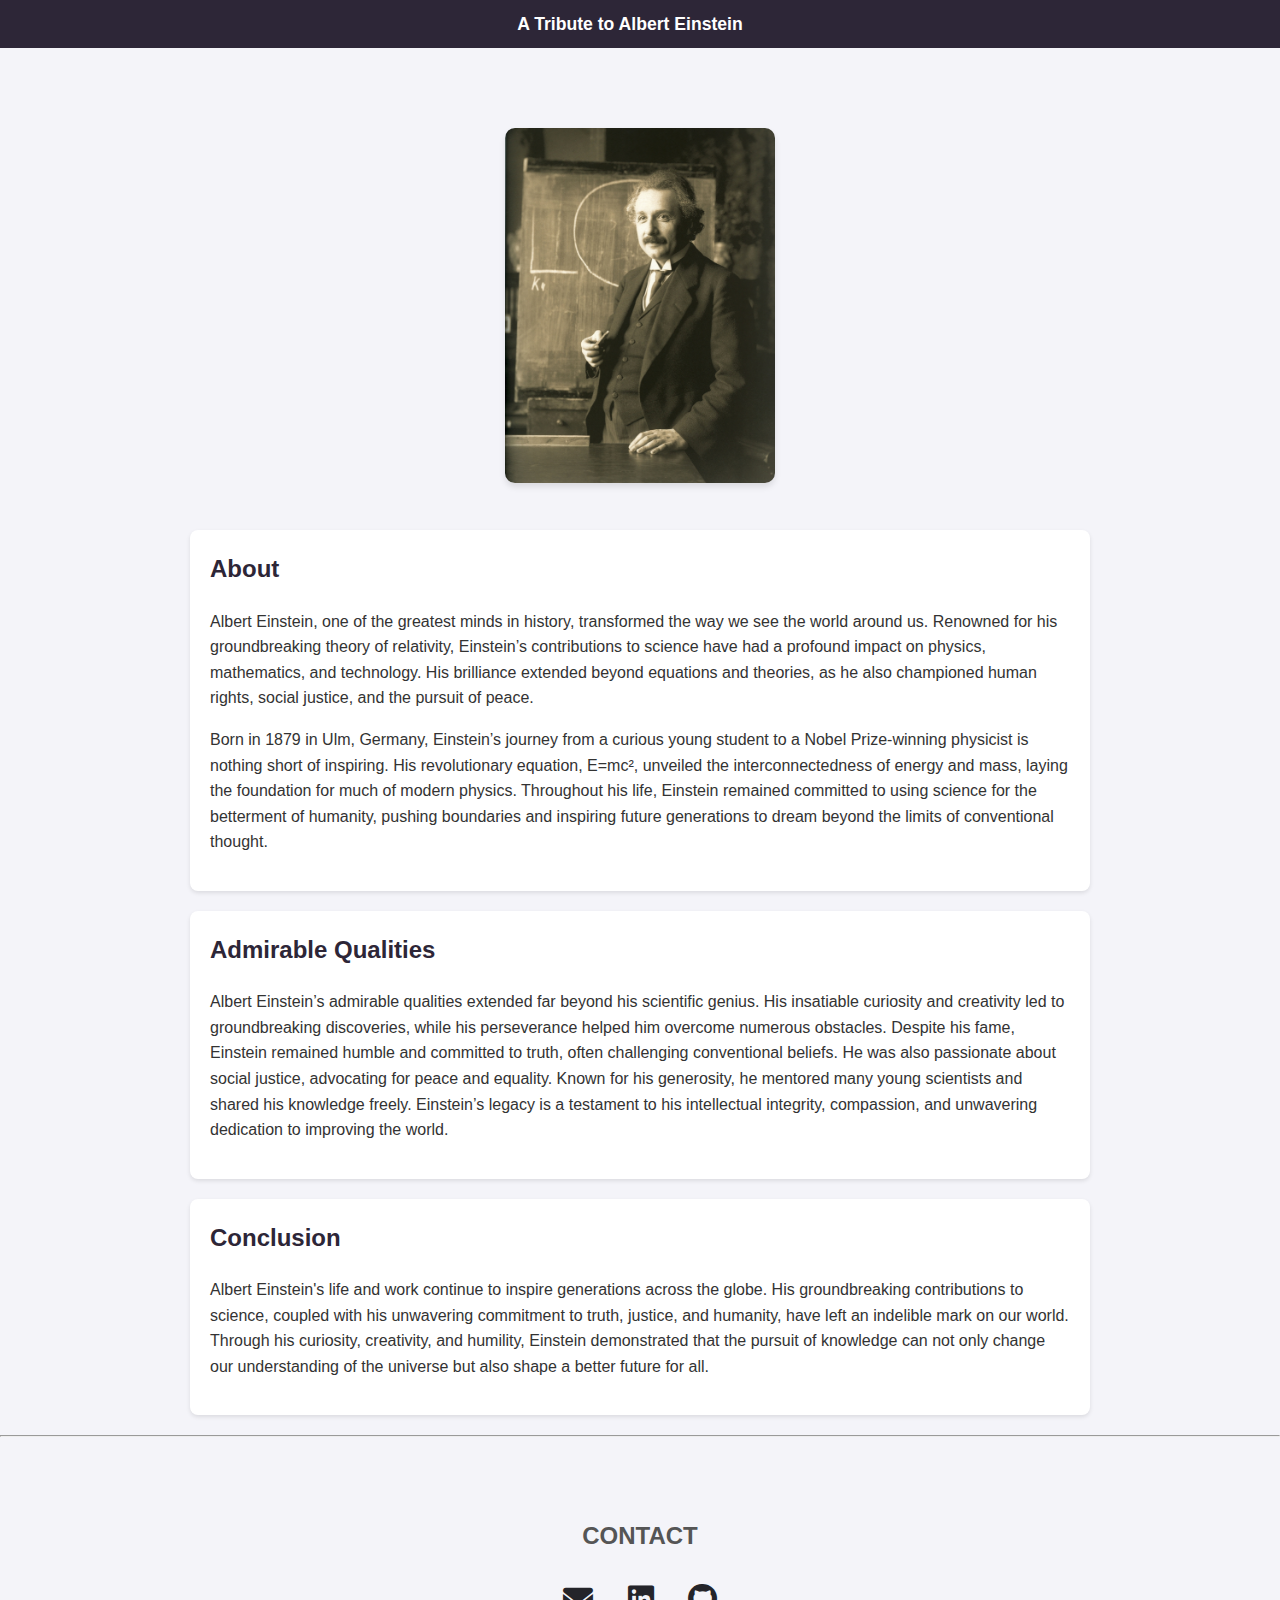
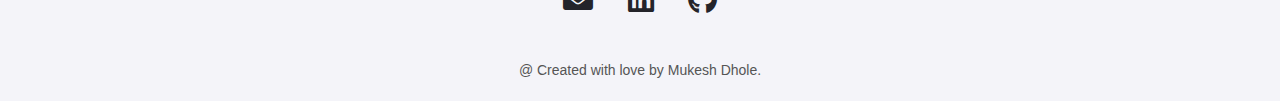
<file: Landing Page/index.html>
<!DOCTYPE html>
<html lang="en">
<head>
    <meta charset="UTF-8">
    <meta name="viewport" content="width=device-width, initial-scale=1.0">
    <title>Landing Page</title>
    <link rel="stylesheet" href="https://cdnjs.cloudflare.com/ajax/libs/font-awesome/6.0.0-beta3/css/all.min.css">
    <link rel="stylesheet" href="style.css">
    
</head>
<body>
    <nav id="navbar">
        <h1>A Tribute to Albert Einstein</h1>
    </nav>

    <div class="container">
        <div class="image-container">
            <img src="img1.jpg" alt="Albert Einstein">
        </div>

        <section>
            <h2>About</h2>
            <p>Albert Einstein, one of the greatest minds in history, transformed the way we see the world around us. Renowned for his groundbreaking theory of relativity, Einstein’s contributions to science have had a profound impact on physics, mathematics, and technology. His brilliance extended beyond equations and theories, as he also championed human rights, social justice, and the pursuit of peace.</p>
            <p>Born in 1879 in Ulm, Germany, Einstein’s journey from a curious young student to a Nobel Prize-winning physicist is nothing short of inspiring. His revolutionary equation, E=mc², unveiled the interconnectedness of energy and mass, laying the foundation for much of modern physics. Throughout his life, Einstein remained committed to using science for the betterment of humanity, pushing boundaries and inspiring future generations to dream beyond the limits of conventional thought.</p>
        </section>

        <section>
            <h2>Admirable Qualities</h2>
            <p>Albert Einstein’s admirable qualities extended far beyond his scientific genius. His insatiable curiosity and creativity led to groundbreaking discoveries, while his perseverance helped him overcome numerous obstacles. Despite his fame, Einstein remained humble and committed to truth, often challenging conventional beliefs. He was also passionate about social justice, advocating for peace and equality. Known for his generosity, he mentored many young scientists and shared his knowledge freely. Einstein’s legacy is a testament to his intellectual integrity, compassion, and unwavering dedication to improving the world.</p>
        </section>

        <section>
            <h2>Conclusion</h2>
            <p>Albert Einstein's life and work continue to inspire generations across the globe. His groundbreaking contributions to science, coupled with his unwavering commitment to truth, justice, and humanity, have left an indelible mark on our world. Through his curiosity, creativity, and humility, Einstein demonstrated that the pursuit of knowledge can not only change our understanding of the universe but also shape a better future for all.</p>
        </section>
    </div>
<hr>
    <footer id="contact">
        <div class="container">
            
            <h2>CONTACT</h2>
            <div class="social">
                <a href="https://www.mukseshdhole2002@gmail.com" target="_blank" alt="Gmail profile"><i class="fa-solid fa-envelope"></i></a>
                <a href="https://www.linkedin.com/in/mukesh-dhole-7aa653259/?utm_source=share&utm_campaign=share_via&utm_content=profile&utm_medium=android_app" target="_blank" alt="LinkedIn profile"><i class="fab fa-linkedin"></i></a>
                <a href="https://github.com/Mukeshdhole2683" target="_blank" alt="GitHub profile"><i class="fab fa-github"></i></a>
            </div>
            <p id="copyright">@ Created with love by Mukesh Dhole.</p>
            
        </div>
    </footer>
</body>
</html>
</file>
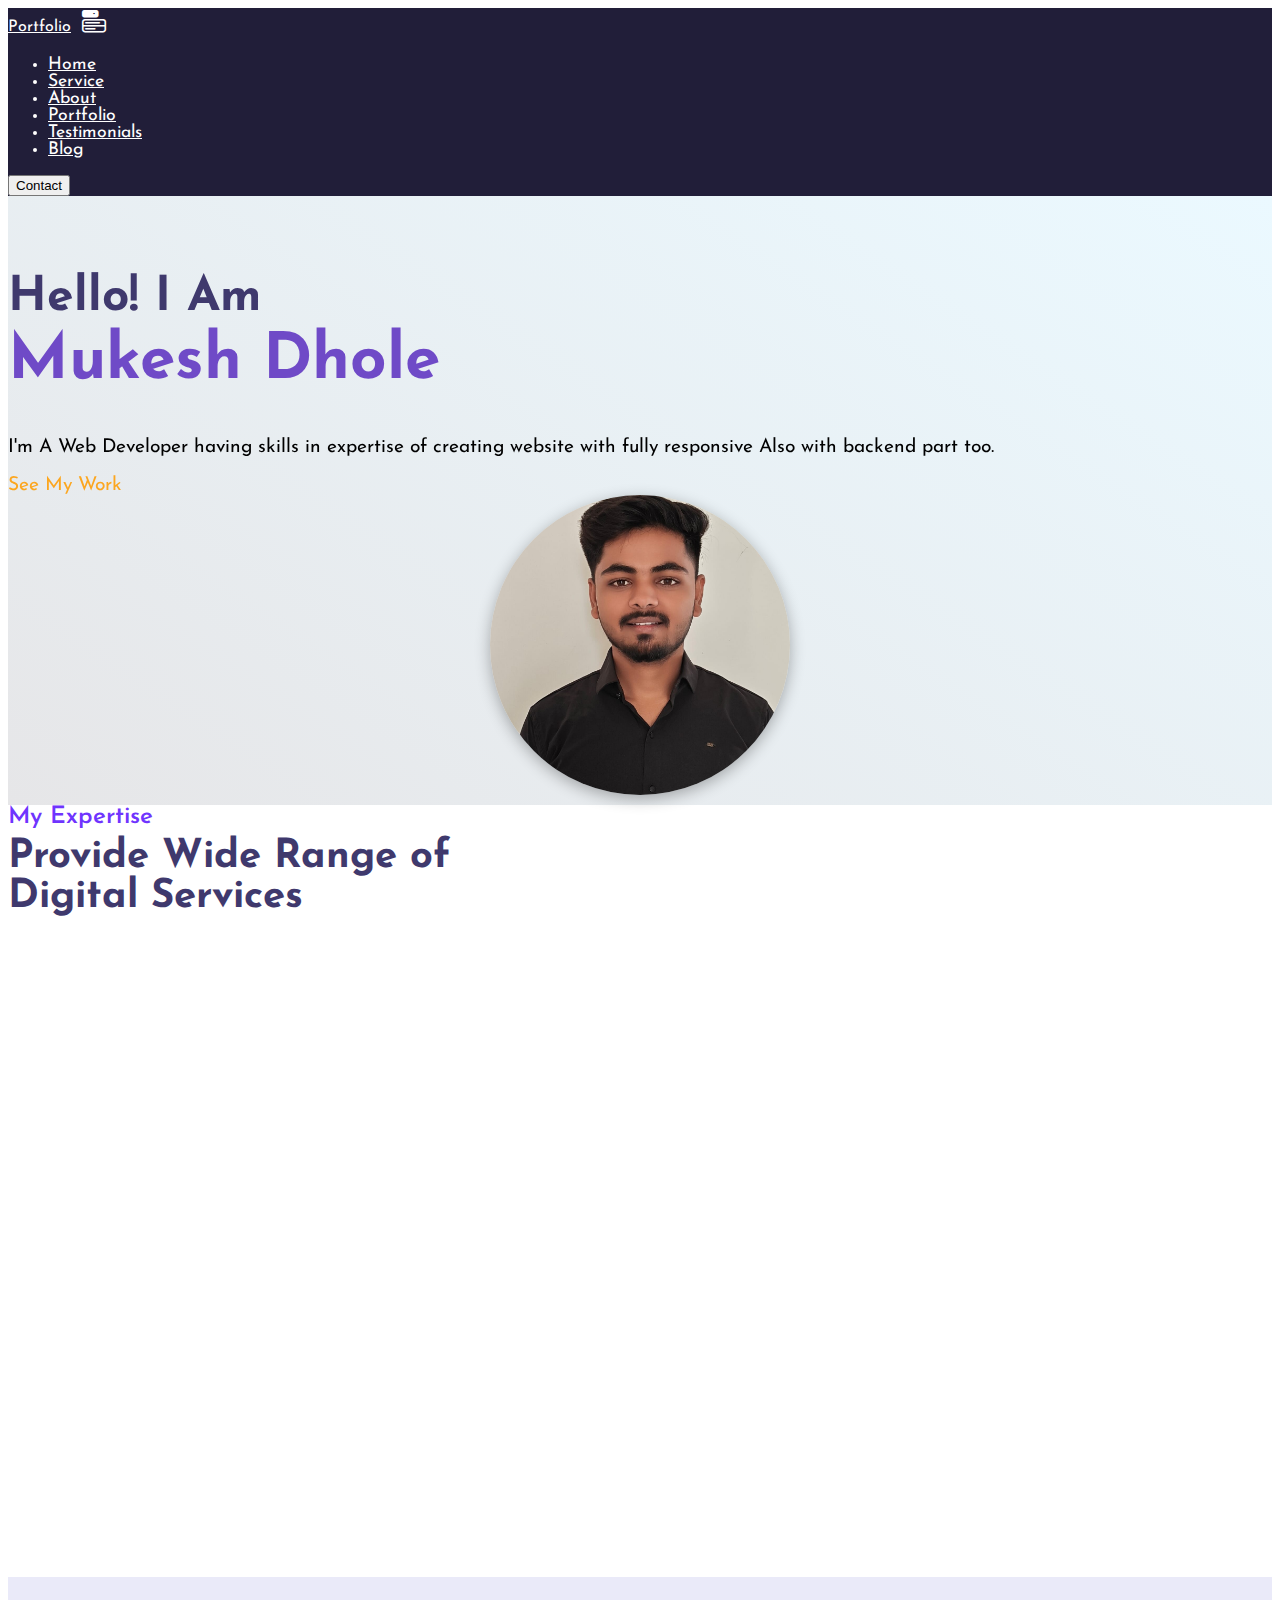
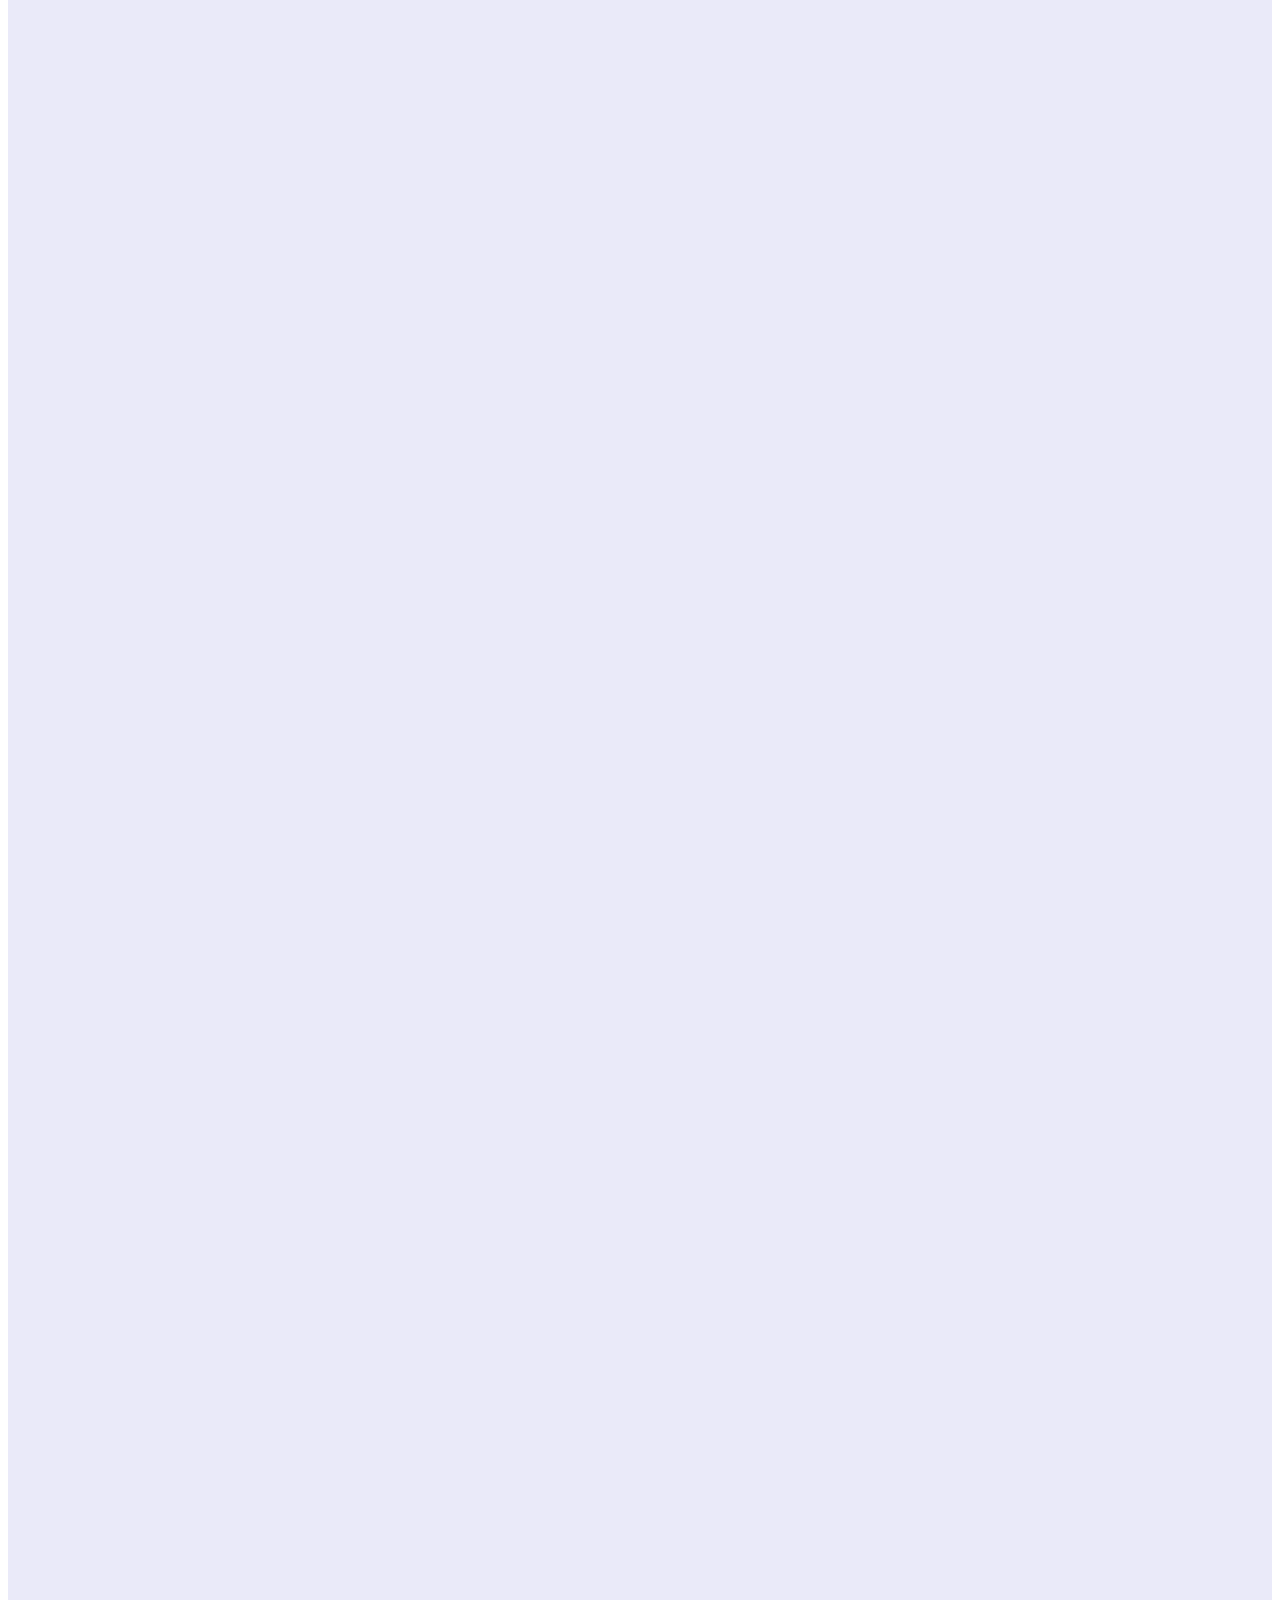
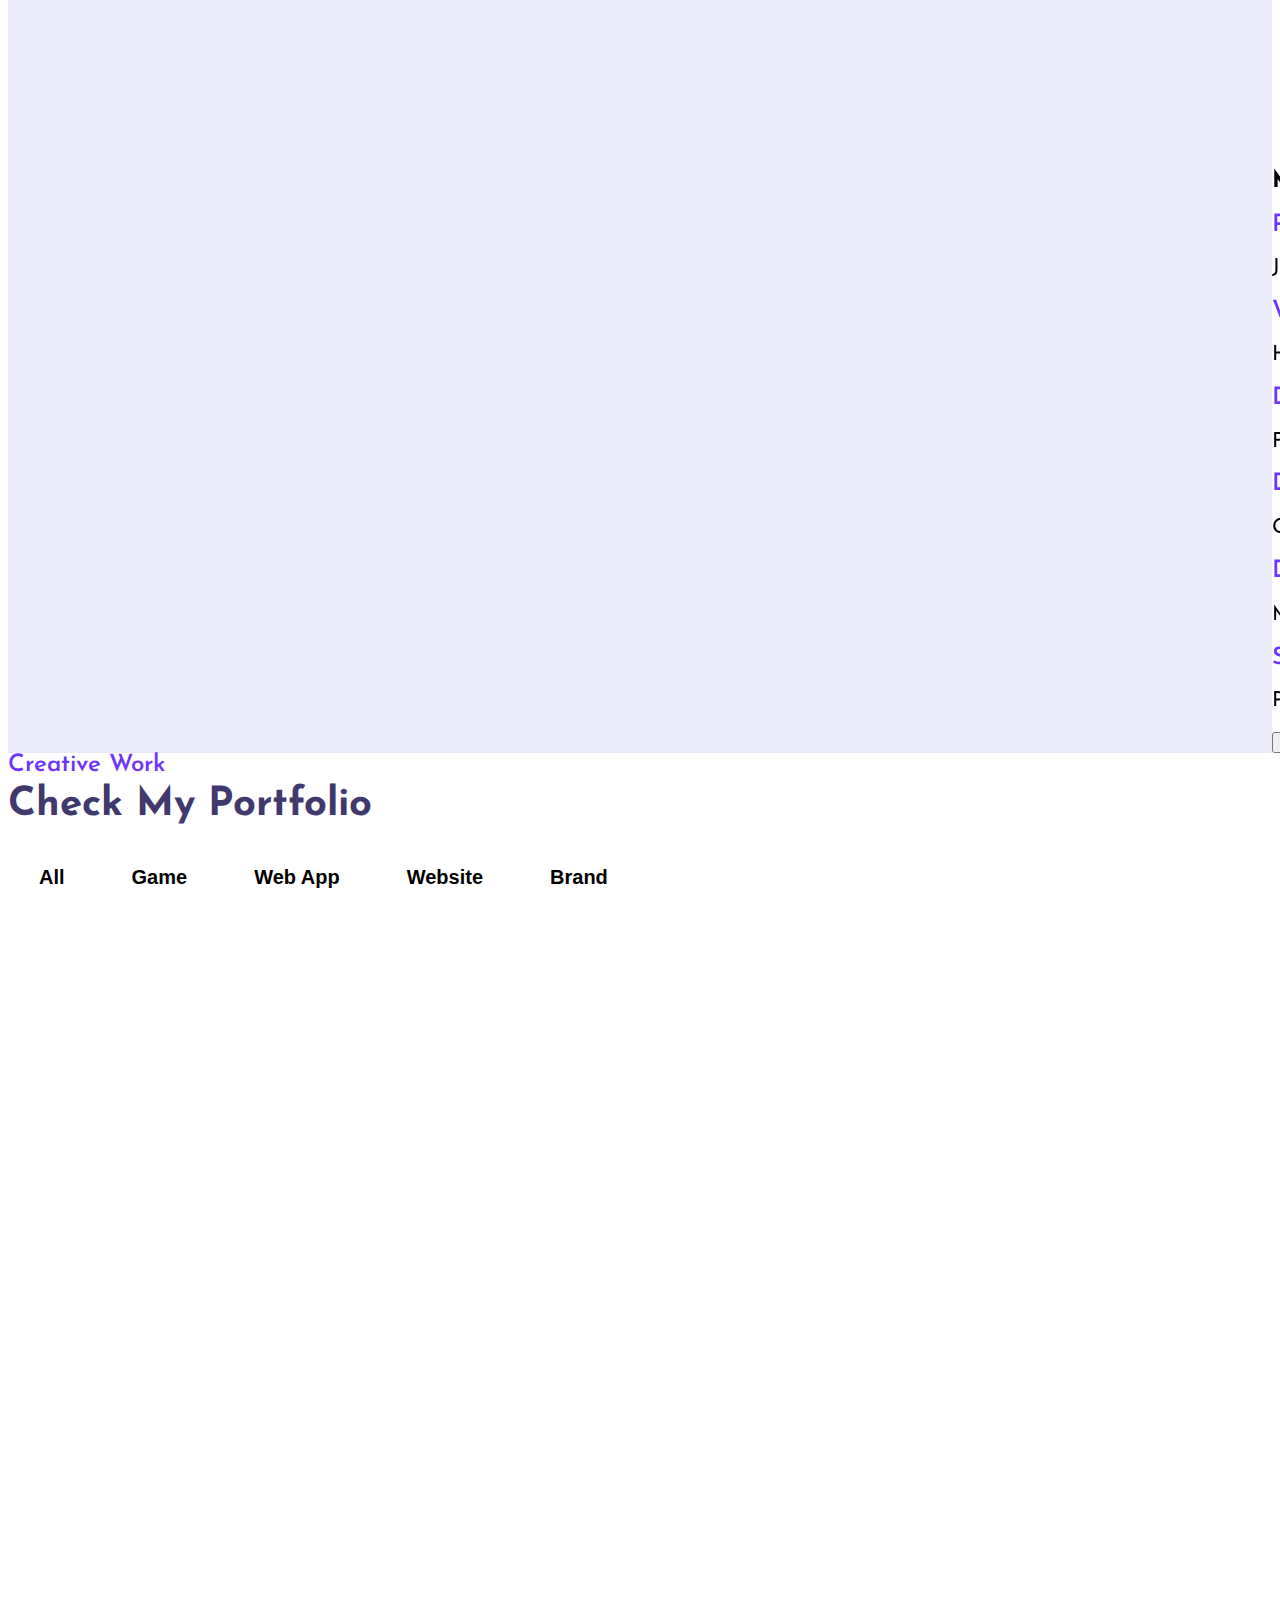
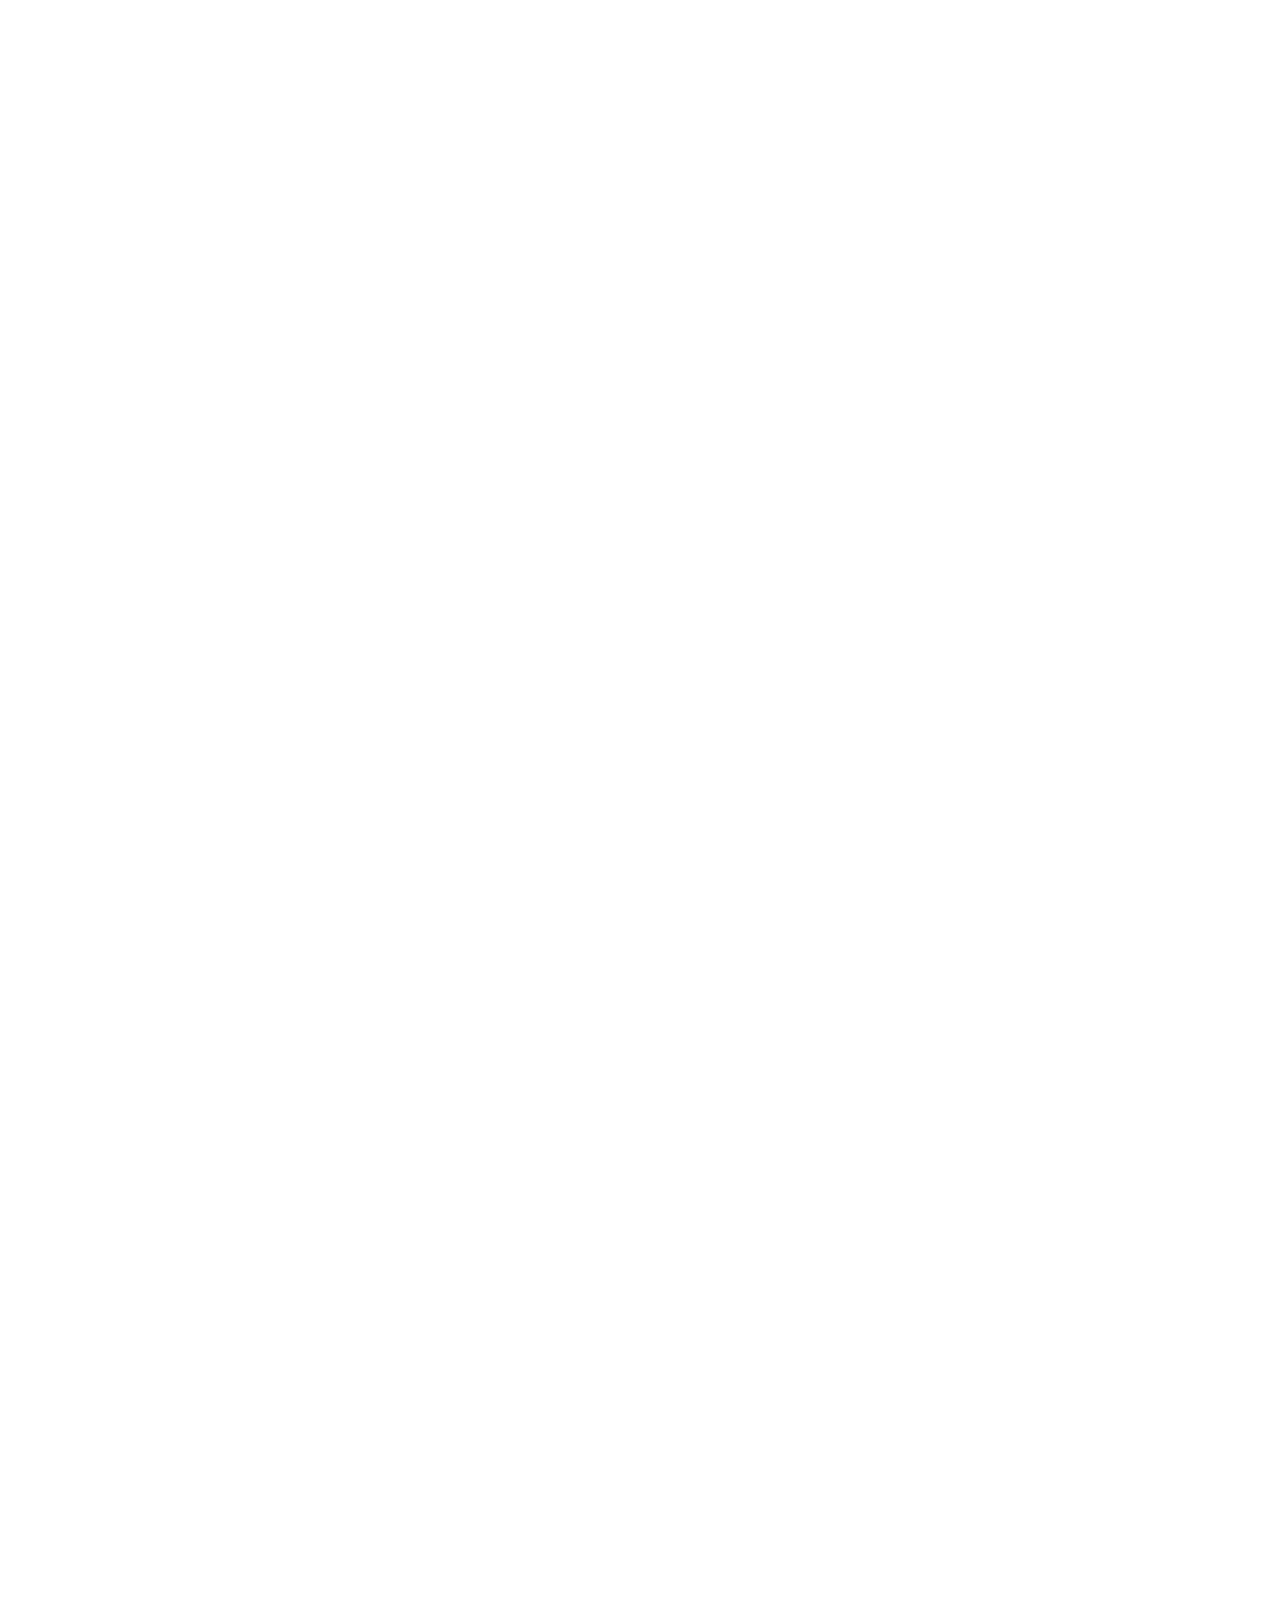
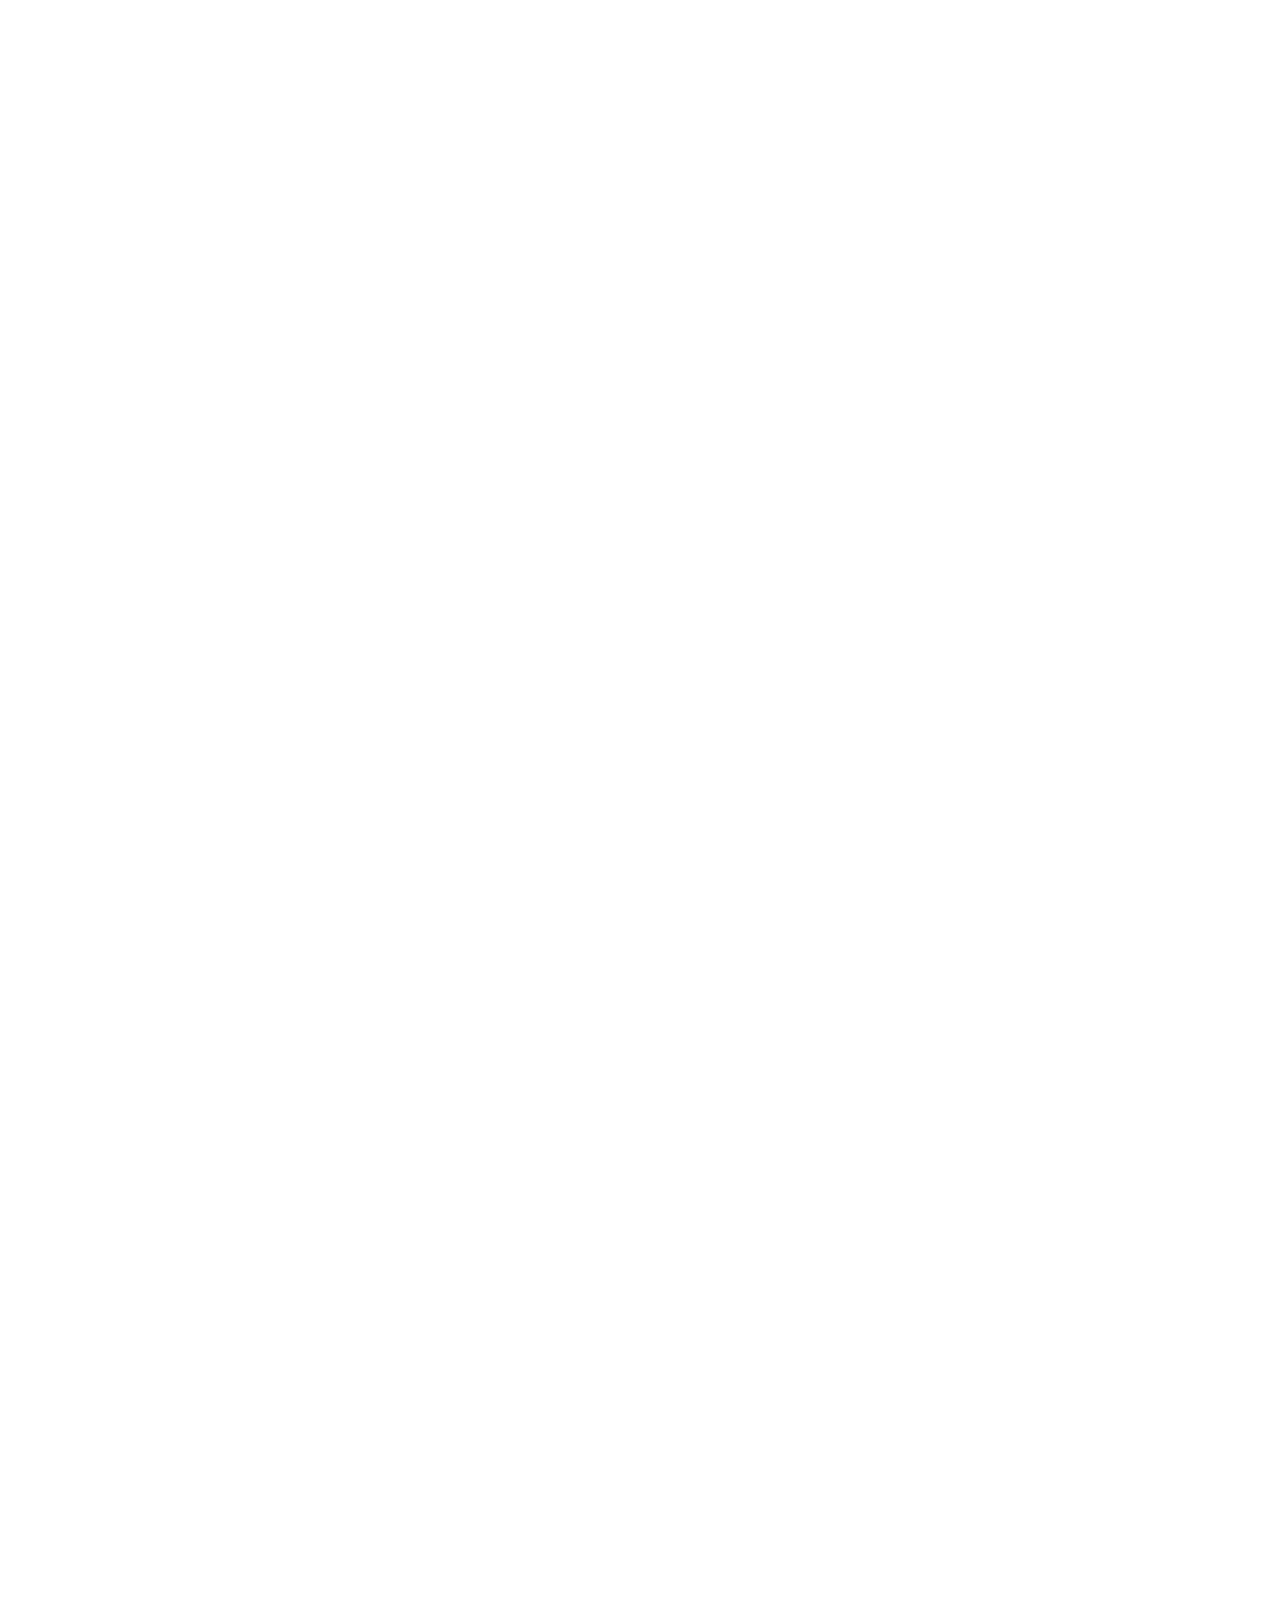
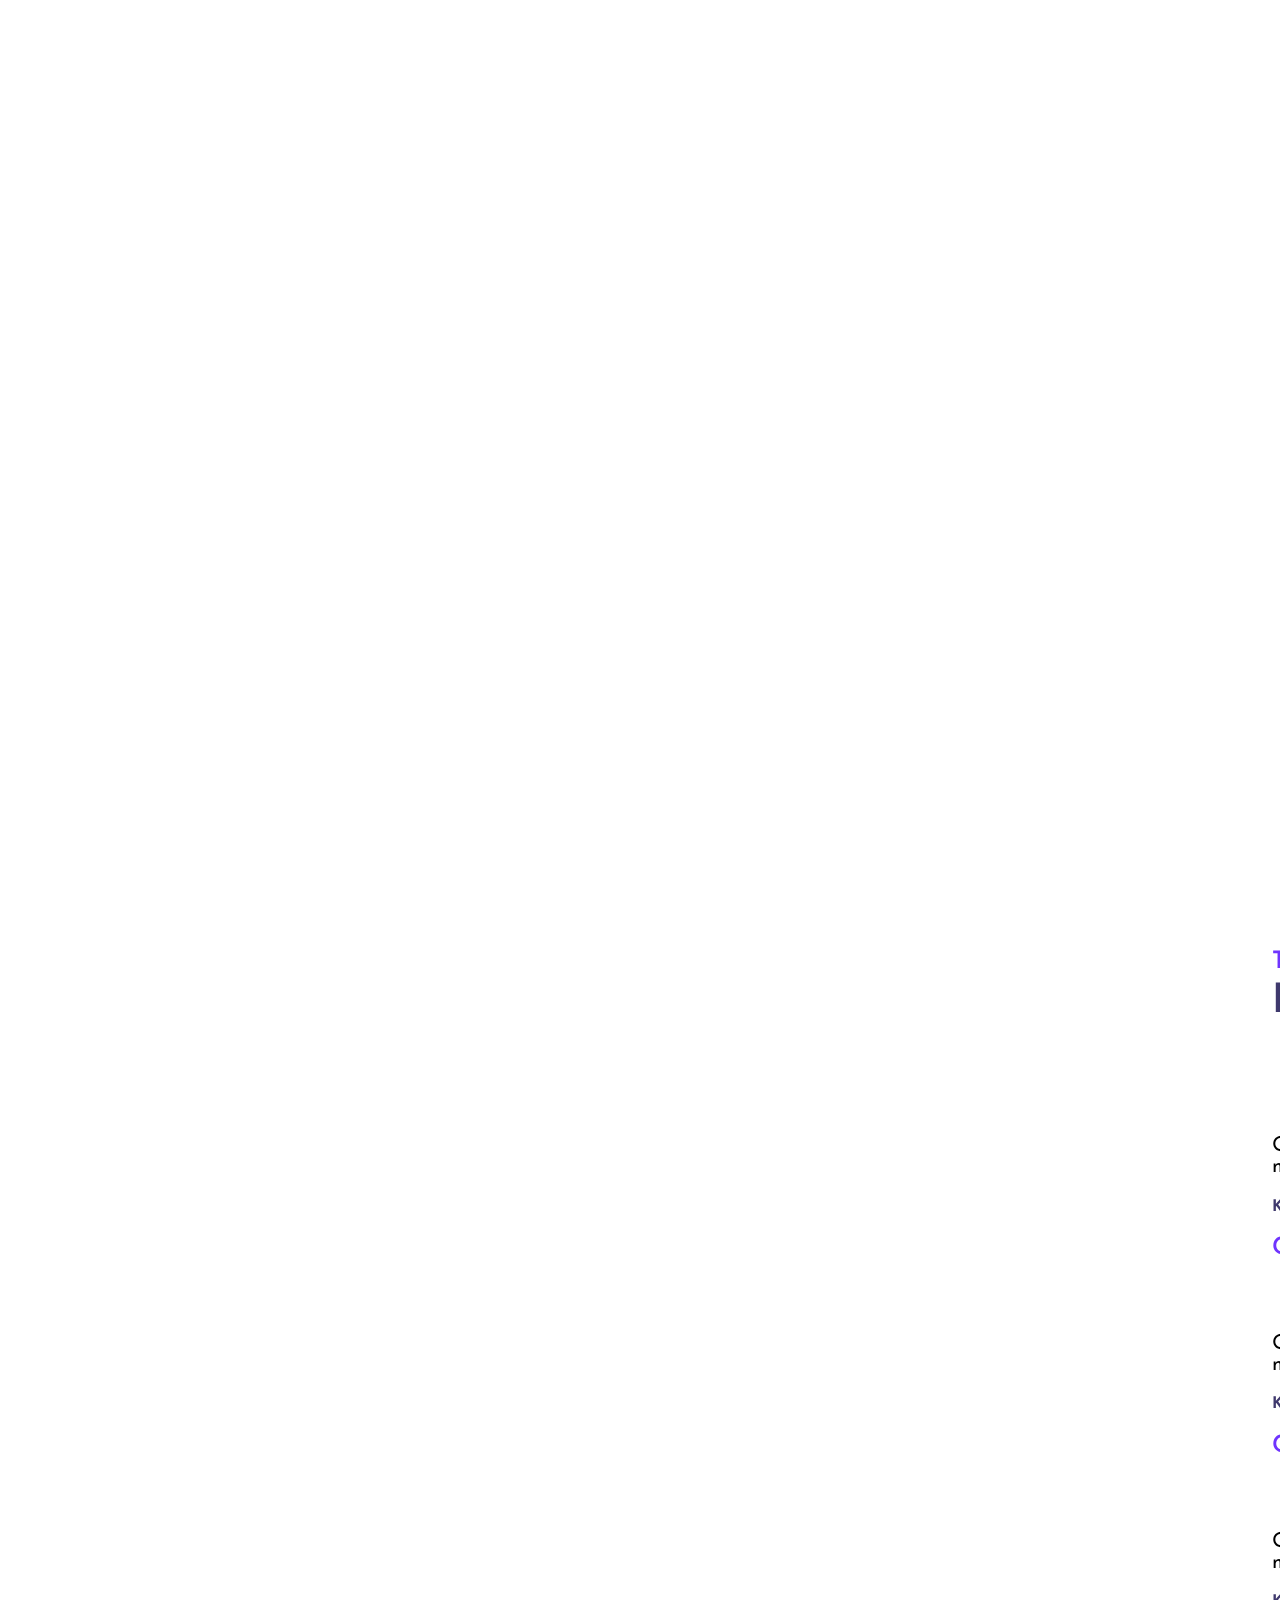
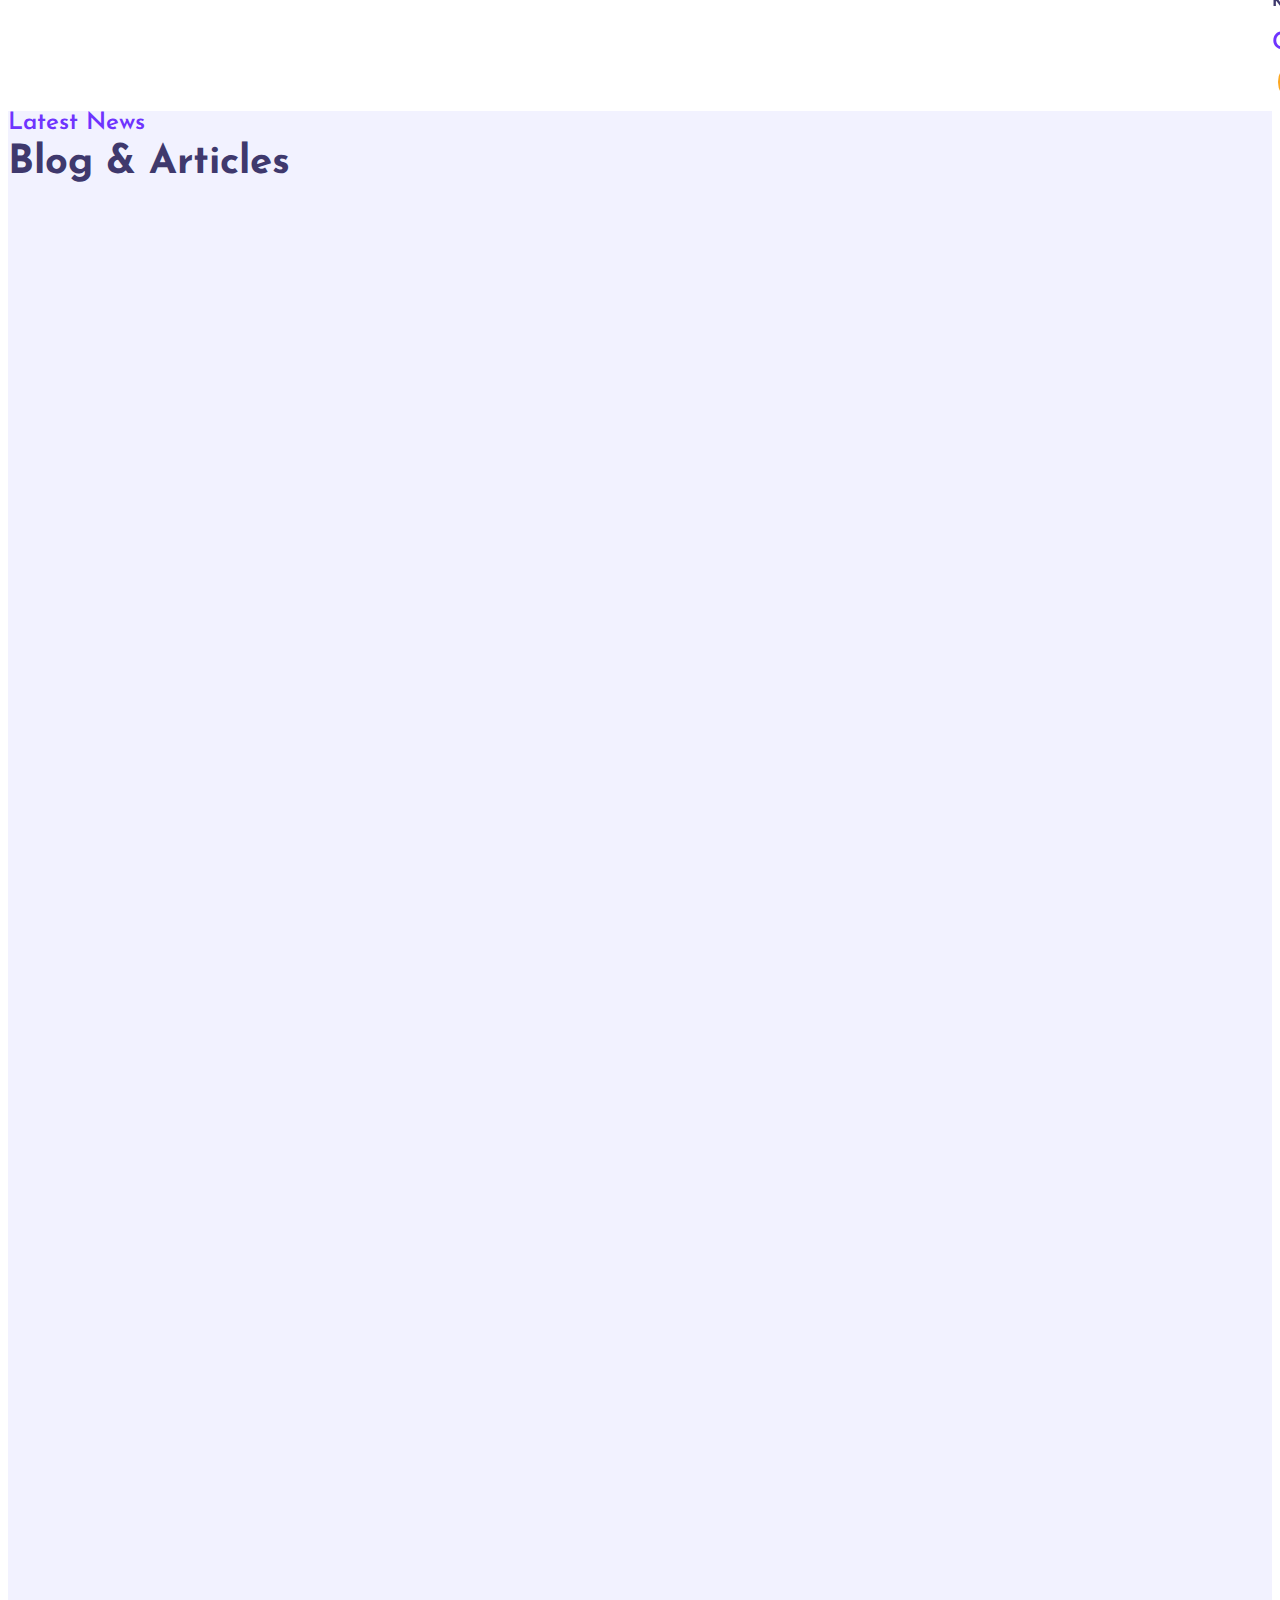
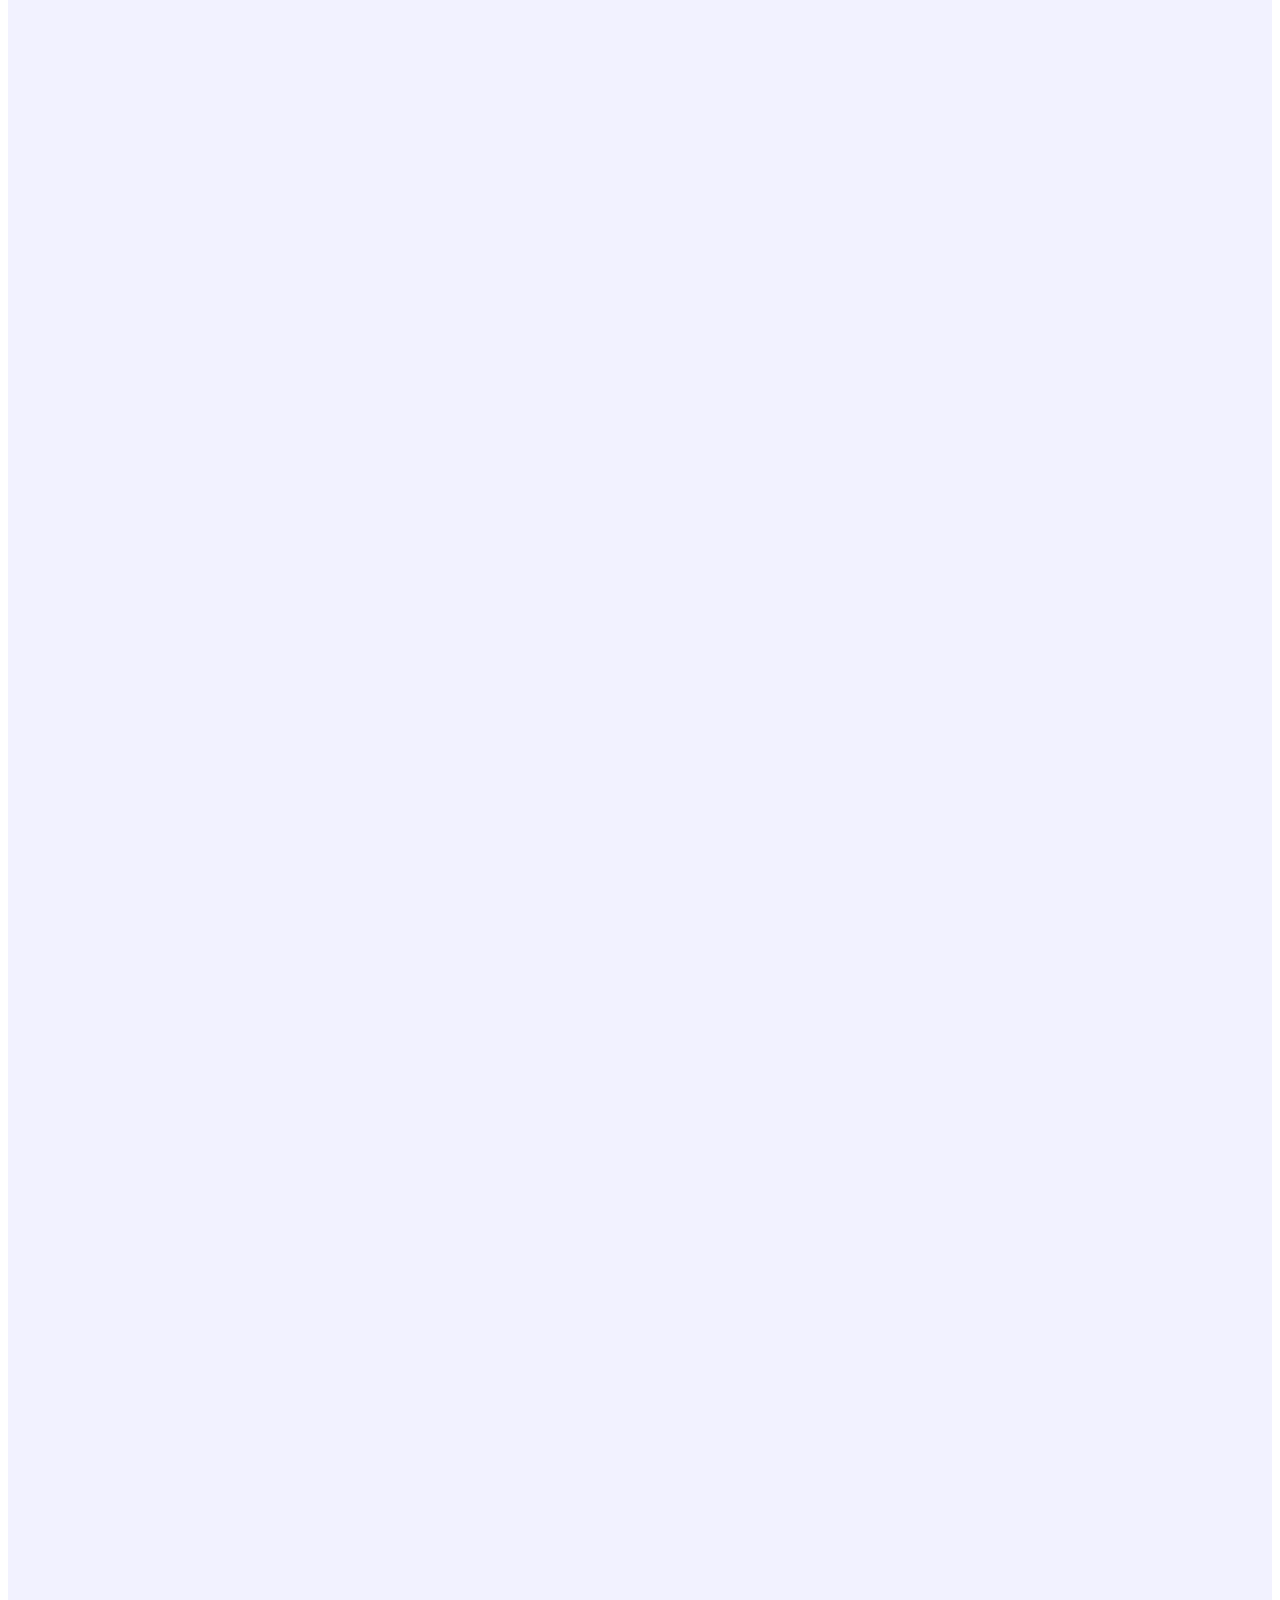
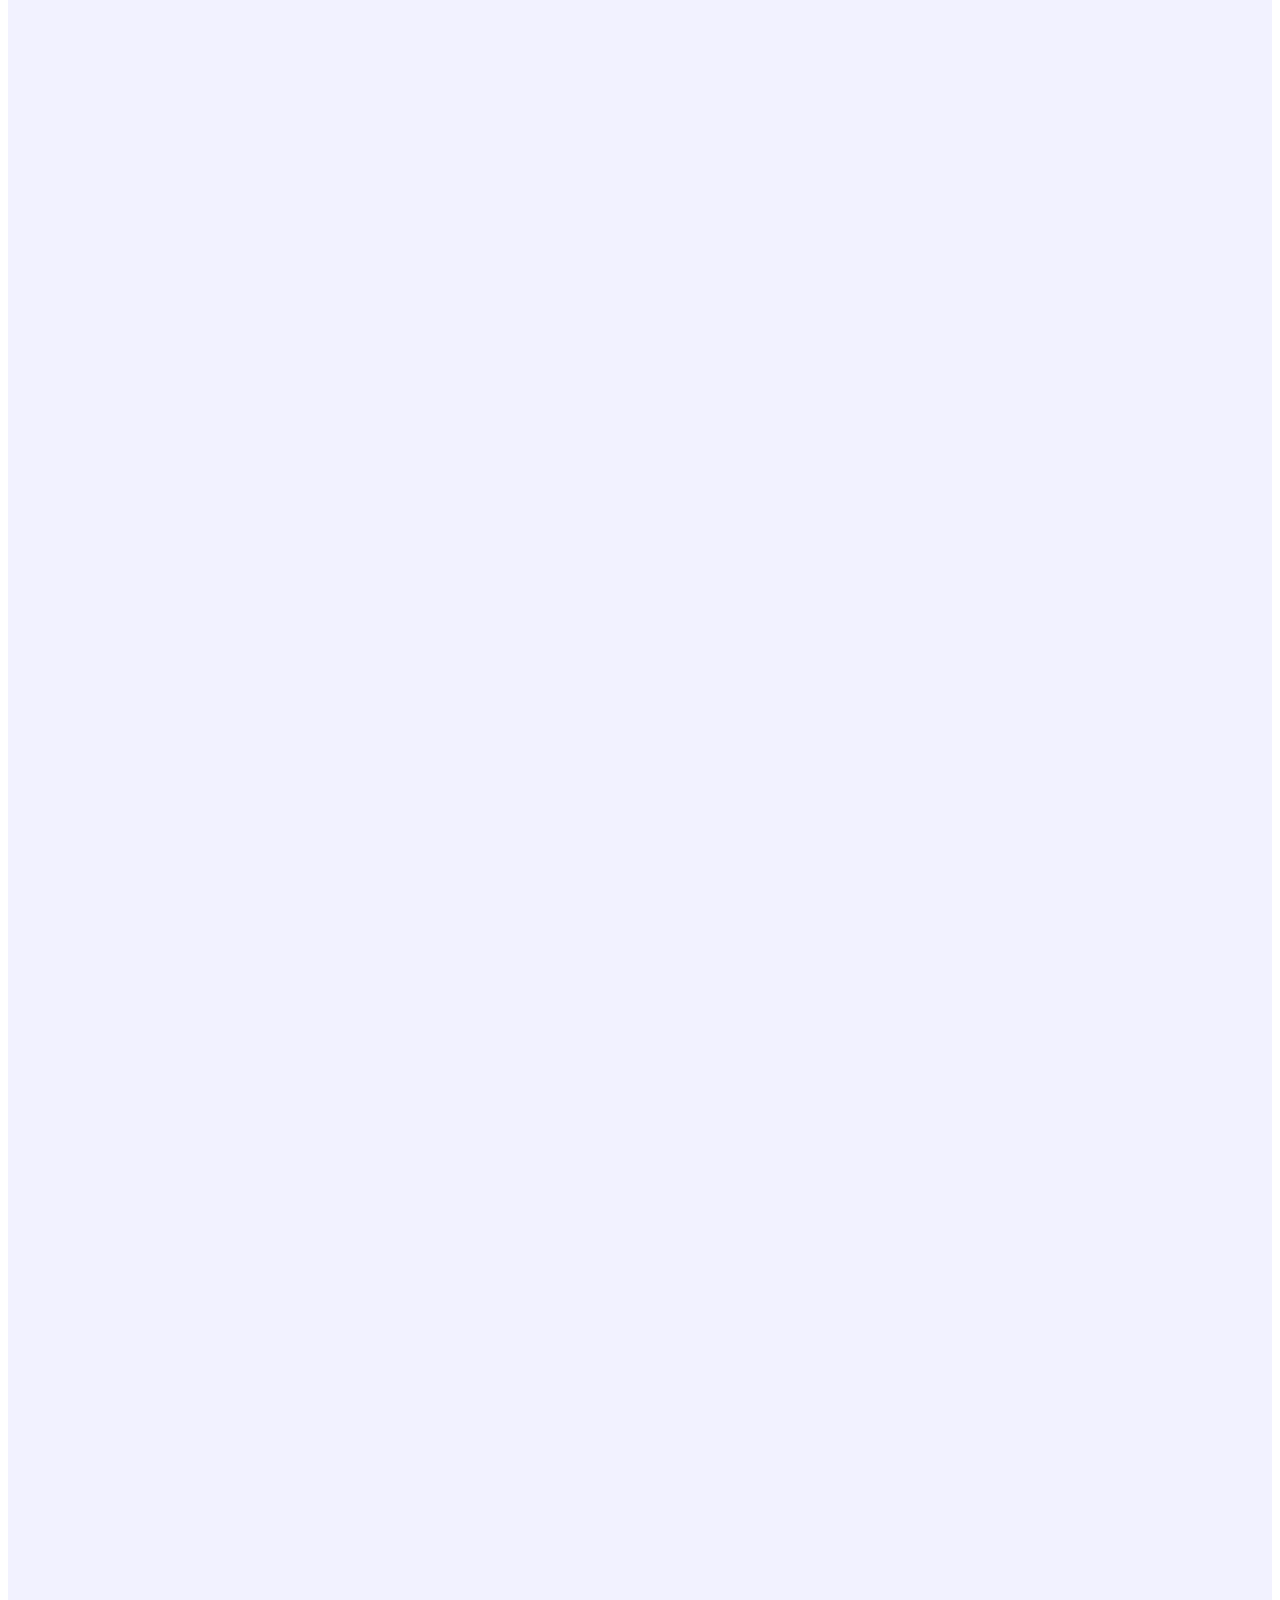
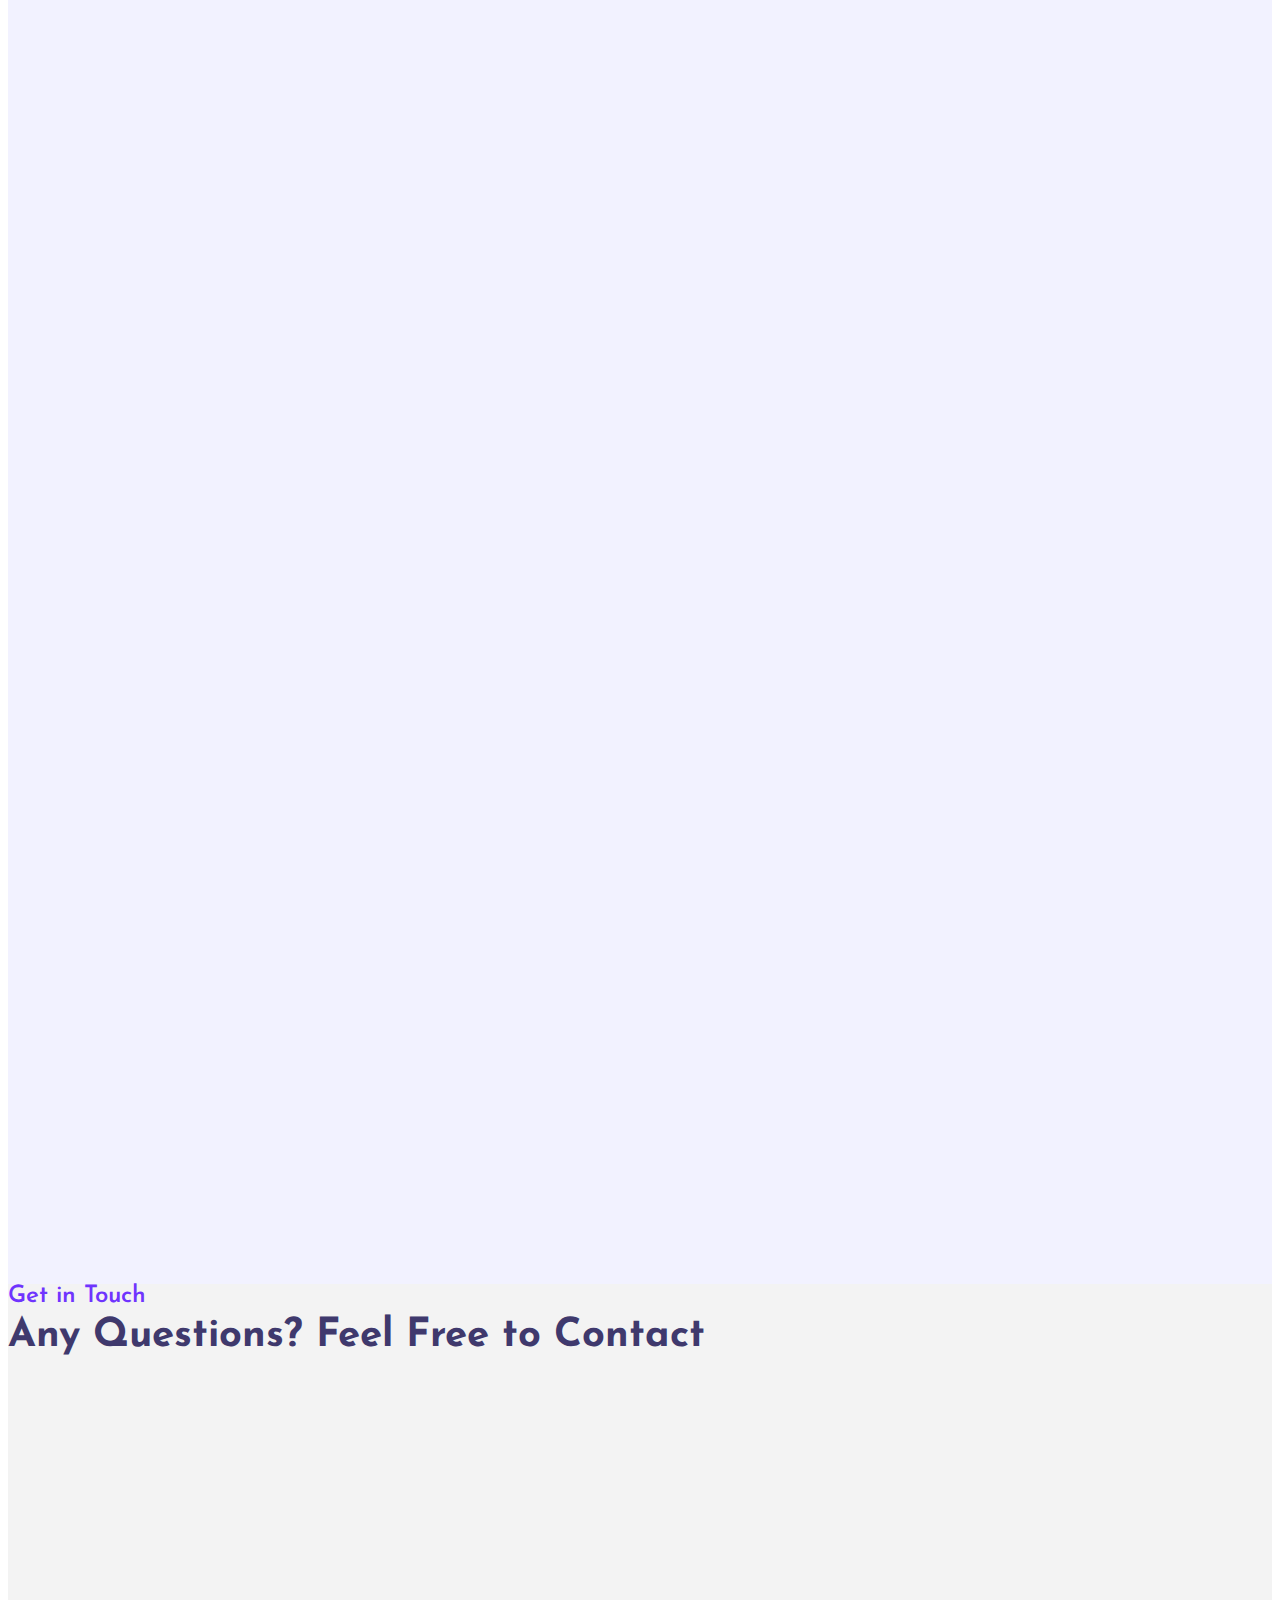
<file: portfolio/index.html>
<!DOCTYPE html>
<html lang="en">
  <head>
    <meta charset="UTF-8" />
    <meta http-equiv="X-UA-Compatible" content="IE=edge" />
    <meta name="viewport" content="width=device-width, initial-scale=1.0" />
    <title>Personal Portfolio - Mukesh Dhole</title>

    <!-- bootstrap css cdn link  -->
    <link
      href="https://cdn.jsdelivr.net/npm/bootstrap@5.2.3/dist/css/bootstrap.min.css"
      rel="stylesheet"
      integrity="sha384-rbsA2VBKQhggwzxH7pPCaAqO46MgnOM80zW1RWuH61DGLwZJEdK2Kadq2F9CUG65"
      crossorigin="anonymous"
    />

    <!-- custom css file -->
    <link rel="stylesheet" href="css/style.css" />

    <!-- google font link -->
    <link rel="preconnect" href="https://fonts.googleapis.com" />
    <link rel="preconnect" href="https://fonts.gstatic.com" crossorigin />
    <link
      href="https://fonts.googleapis.com/css2?family=Josefin+Sans:wght@300;400;500;600;700&display=swap"
      rel="stylesheet"
    />

    <!-- bootstrap icon cdn link  -->
    <link
      rel="stylesheet"
      href="https://cdn.jsdelivr.net/npm/bootstrap-icons@1.10.4/font/bootstrap-icons.css"
    />

    <!-- for adding animation to website we have use AOS library 
    AOS Library css file cdn link -->
    <link rel="stylesheet" href="https://unpkg.com/aos@next/dist/aos.css" />

    <!-- jquery cdn link  -->
    <script src="https://ajax.googleapis.com/ajax/libs/jquery/3.6.4/jquery.min.js"></script>
  </head>
  <body>
    <!-- navbar starts -->
    <nav
      id="navbar-top"
      class="navbar navbar-expand-lg navbar-light bg-white sticky-top"
    >
      <div class="container-fluid px-5">
        <a class="navbar-brand fw-bold fs-2" href="#" style="color: #fff"
          >Portfolio</a
        >
        <button
          class="nav-menu d-md-none"
          type="button"
          data-bs-toggle="collapse"
          data-bs-target="#navbarNav"
        >
          <i class="bi bi-menu-button-fill"></i>
        </button>
        <div
          class="collapse navbar-collapse justify-content-center"
          id="navbarNav"
        >
          <ul class="navbar-nav gap-4" style="font-size: 1.1rem">
            <li class="nav-item">
              <a class="nav-link" aria-current="page" href="#">Home</a>
            </li>
            <li class="nav-item">
              <a class="nav-link" href="#service">Service</a>
            </li>
            <li class="nav-item">
              <a class="nav-link" href="#about">About</a>
            </li>
            <li class="nav-item">
              <a class="nav-link" href="#portfolio">Portfolio</a>
            </li>
            <li class="nav-item">
              <a class="nav-link" href="#testimonial">Testimonials</a>
            </li>
            <li class="nav-item">
              <a class="nav-link" href="#blog">Blog</a>
            </li>
          </ul>
        </div>
        <button class="c-btn ms-4 py-2 px-4 rounded-pill d-none d-md-block">Contact</button>
      </div>
    </nav>
    <!-- navbar ends here -->

    <!-- home section starts  -->
    <section class="home pt-5 pb-5" id="home">
      <div class="row justify-content-evenly align-middle">
        <!-- here data-aos is used for adding aos animation  -->
        <div class="col-10 col-md-6 text-center text-md-start" data-aos="slide-right">
          <h2 style="color: #3f396d">
            Hello! I Am <br /><span class="c-orange">Mukesh Dhole</span>
          </h2>
          <p class="text-muted">
            I'm A Web Developer having skills in expertise of
            creating website with fully responsive Also with backend part too.
          </p>
          
          <a href="" class="link ms-4 d-none">See My Work</a>
        </div>
        <div class="col-10 col-md-4 d-none d-md-block">
          <img src="images/banner-01.png" class="img-fluid circular-image" alt="" />
        </div>
      </div>
    </section>
    <!-- home section ends here -->

    <!-- expertise section starts -->
    <section class="expertise mt-5" id="service">
      <div class="heading text-center">
        <small>My Expertise</small>
        <h3>
          Provide Wide Range of <br />
          Digital Services
        </h3>
      </div>
      <div class="row justify-content-evenly mt-5">
        <div class="col-10 col-md-4" data-aos="fade-up">
          <div class="service-card">
            <div class="img">
              <img
                src="images/service-icon1.png"
                class="w-25 img-fluid img"
                alt=""
              />
            </div>
            <div class="content mt-3">
              <h4>Web Design</h4>
              <p class="text-muted">
                Dolor repellendus temporibus autem quibusdam officiis debitis
                rerum neces aibus minima veniam.
              </p>
              <a href="" class="link">Read More</a>
            </div>
          </div>
        </div>
        <div class="col-md-4 col-10" data-aos="fade-up">
          <div class="service-card">
            <div class="img">
              <img
                src="images/service-icon2.png"
                class="w-25 img-fluid img"
                alt=""
              />
            </div>
            <div class="content mt-3">
              <h4>Web Development</h4>
              <p class="text-muted">
                Dolor repellendus temporibus autem quibusdam officiis debitis
                rerum neces aibus minima veniam.
              </p>
              <a href="" class="link">Read More</a>
            </div>
          </div>
        </div>
        <div class="col-md-4 col-10" data-aos="fade-up">
          <div class="service-card">
            <div class="img">
              <img
                src="images/service-icon3.png"
                class="w-25 img-fluid img"
                alt=""
              />
            </div>
            <div class="content mt-3">
              <h4>Debugging</h4>
              <p class="text-muted">
                Dolor repellendus temporibus autem quibusdam officiis debitis
                rerum neces aibus minima veniam.
              </p>
              <a href="" class="link">Read More</a>
            </div>
          </div>
        </div>
      </div>
    </section>
    <!-- expertise section ends here -->

    <!-- skill section starts -->
    <section class="skill mt-5 py-5" id="about">
      <div class="row justify-content-evenly">
        <div class="col-10 col-md-5 skill-with-progress" data-aos="slide-right">
          <div class="row justify-content-evenly">
            <div class="col-10 col-md-6">
              <div class="progress-card ms-3 ms-md-0">
                <div class="circular-progress html-css">
                  <span class="progress-value html-progress">0%</span>
                </div>
                <br />
                <span class="text">HTML & CSS</span>
              </div>
            </div>
            <div class="col-10 col-md-6 mt-4 mt-md-0">
              <div class="progress-card ms-3 ms-md-0">
                <div class="circular-progress javascript">
                  <span class="progress-value javascript-progress">0%</span>
                </div>
                <br />
                <span class="text">JavaScript</span>
              </div>
            </div>
          </div>
          <div class="row justify-content-evenly mt-4">
            <div class="col-10 col-md-6">
              <div class="progress-card ms-3 ms-md-0">
                <div class="circular-progress php">
                  <span class="progress-value php-progress">0%</span>
                </div>
                <br />
                <span class="text">PHP</span>
              </div>
            </div>
            <div class="col-10 col-md-6 mt-4 mt-md-0">
              <div class="progress-card ms-3  ms-md-0">
                <div class="circular-progress reactjs">
                  <span class="progress-value reactjs-progress">0%</span>
                </div>
                <br>
                <span class="text">ReactJS</span>
              </div>
            </div>
          </div>
        </div>
        <div class="col-10 col-md-5 skill-detail" data-aos="slide-left">
          <div class="heading mt-5 mt-md-3">
            <h2>My Skills</h2>
            <small>Programming Languages:</small>
            <p class="text-muted">
              Java, Javascript, C++, PHP, SQL 
            </p>
            <small>Web Technologies:</small>
            <p class="text-muted">
              HTML, CSS, Bootstrap 
            </p>
            <small>Development:</small>
            <p class="text-muted">
              Full-stack Web Development, Frontend Development  
            </p>
            <small>Design:</small>
            <p class="text-muted">
              Graphic Design 
            </p>
            <small>Database Management: </small>
            <p class="text-muted">
              MySQL, SQL 
            </p>
            <small>Soft Skills: </small>
            <p class="text-muted">
              Problem-Solving, Analytical Thinking, Excellent Communication Skills, Presentation Skills  
            </p>
            
            <button class="c-btn h-btn mt-3 py-3 px-5 rounded-pill">
              <!-- here download attribute is used for adding download functionality to button  -->
              <a
                href="Entry Level Web Developer Resume.pdf"
                download="SampleCV"
                style="text-decoration: none;color: #191616;"
                >Download CV</a
              >
            </button>
          </div>
        </div>
      </div>
    </section>
    <!-- skill section end here -->

    <!-- portfolio section starts here -->
    <section class="portfolio" id="portfolio">
      <div class="heading text-center pt-5">
        <small>Creative Work</small>
        <h3>Check My Portfolio</h3>
      </div>

      <div id="myBtnContainer" class="text-center mt-4">
        <!-- here we will create custom attribute using data- for filtering -->
        <button class="filter-item" data-filter="all">All</button>
        <button class="filter-item" data-filter="game">Game</button>
        <button class="filter-item" data-filter="webapp">Web App</button>
        <button class="filter-item" data-filter="website">Website</button>
        <button class="filter-item" data-filter="brand">Brand</button>
      </div>
      <div class="portfolio-body">
        <div class="row justify-content-evenly px-4">
          <div class="post col-md-4 game all col-10 mt-3 mt-md-0" data-aos="fade-up">
            <div class="card">
              <img src="images/2048game.png" class="card-img-top" alt="..." />
              <div class="card-body text-center">
                <h4 class="card-title">2048 Game</h4>
                <span class="badge bg-secondary badge-pill">HTML&CSS</span>
                <span class="badge bg-secondary badge-pill">JavaScript</span>
                <span class="badge bg-secondary badge-pill mb-2">Game</span
                ><br />
                <a href="#" class="link">Read More</a>
              </div>
            </div>
          </div>
          <div class="post col-md-4 website all col-10 mt-3 mt-md-0" data-aos="fade-up">
            <div class="card">
              <img
                src="images/currency-converter.png"
                class="card-img-top"
                alt="..."
              />
              <div class="card-body text-center">
                <h4 class="card-title">Converter App</h4>
                <span class="badge bg-secondary badge-pill">HTML&CSS</span>
                <span class="badge bg-secondary badge-pill">JavaScript</span>
                <span class="badge bg-secondary badge-pill mb-2">Website</span
                ><br />
                <a href="#" class="read-more-btn link">Read More</a>
              </div>
            </div>
          </div>
          <div class="post col-md-4 webapp all col-10 mt-3 mt-md-0" data-aos="fade-up">
            <div class="card">
              <img src="images/dictionary.png" class="card-img-top" alt="..." />
              <div class="card-body text-center">
                <h4 class="card-title">Dictionary</h4>
                <span class="badge bg-secondary badge-pill">HTML&CSS</span>
                <span class="badge bg-secondary badge-pill">JavaScript</span>
                <span class="badge bg-secondary badge-pill mb-2">WebApp</span
                ><br />
                <a href="#" class="read-more-btn link">Read More</a>
              </div>
            </div>
          </div>
        </div>
        <div class="row justify-content-evenly mt-4 px-4">
          <div class="post col-md-4 game all col-10 mt-3 mt-md-0" data-aos="fade-up">
            <div class="card">
              <img src="images/piceditor.png" class="card-img-top" alt="..." />
              <div class="card-body text-center">
                <h4 class="card-title">PicEditor App</h4>
                <span class="badge bg-secondary badge-pill">HTML&CSS</span>
                <span class="badge bg-secondary badge-pill">JavaScript</span>
                <span class="badge bg-secondary badge-pill mb-2">App</span
                ><br />
                <a href="#" class="read-more-btn link">Read More</a>
              </div>
            </div>
          </div>
          <div class="post col-md-4 website all col-10 mt-3 mt-md-0" data-aos="fade-up">
            <div class="card">
              <img src="images/tictactoe.png" class="card-img-top" alt="..." />
              <div class="card-body text-center">
                <h4 class="card-title">TicTacToe Game</h4>
                <span class="badge bg-secondary badge-pill">HTML&CSS</span>
                <span class="badge bg-secondary badge-pill">JavaScript</span>
                <span class="badge bg-secondary badge-pill mb-2">Game</span
                ><br />
                <a href="#" class="read-more-btn link">Read More</a>
              </div>
            </div>
          </div>
          <div class="post col-md-4 all col-10 mt-3 mt-md-0" data-aos="fade-up">
            <div class="card">
              <img
                src="images/lang-translator.png"
                class="card-img-top"
                alt="..."
              />
              <div class="card-body text-center">
                <h4 class="card-title">Lang Translator</h4>
                <span class="badge bg-secondary badge-pill">HTML&CSS</span>
                <span class="badge bg-secondary badge-pill">JavaScript</span>
                <span class="badge bg-secondary badge-pill mb-2">Web App</span
                ><br />
                <a href="#" class="read-more-btn link">Read More</a>
              </div>
            </div>
          </div>
        </div>
      </div>
    </section>
    <!-- portfolio section ends here -->

    <!-- testimonial section starts  -->
    <section class="testimonial mt-5 pt-5" id="testimonial">
      <div class="row justify-content-evenly">
        <div class="col-md-4 col-10" data-aos="slide-right">
          <img src="images/tastimonials-img.png" class="img-fluid" alt="" />
        </div>
        <div class="col-md-6 col-10 mt-5" data-aos="slide-left">
          <div class="heading">
            <small>Testimonials</small>
            <h3>Happy Clients Feedback</h3>
            <!-- here we will use carousel element from bootstrap -->
            <div
              id="carouselExampleControls"
              class="carousel slide"
              data-bs-ride="carousel"
            >
              <div class="carousel-inner">
                <div class="carousel-item active">
                  <div class="row justify-content-evenly">
                    <div class="col-2 text-center">
                      <i class="bi bi-quote"></i>
                    </div>
                    <div class="col-10">
                      <p class="text-muted">
                        Quisruam est, qui dolorem ipsum quia dolor sit amet,
                        consecteaur aeci velit, sed quia non numquam eius modi
                        tempora incidunt ut lao magnam aliquam quaerat ...
                      </p>
                      <h4>Kevin Andrew</h4>
                      <small class="fs-6 text-muted">CEO of Company</small>
                    </div>
                  </div>
                </div>
                <div class="carousel-item">
                  <div class="row justify-content-evenly">
                    <div class="col-2 text-center">
                      <i class="bi bi-quote"></i>
                    </div>
                    <div class="col-10">
                      <p class="text-muted">
                        Quisruam est, qui dolorem ipsum quia dolor sit amet,
                        consecteaur aeci velit, sed quia non numquam eius modi
                        tempora incidunt ut lao magnam aliquam quaerat ...
                      </p>
                      <h4>Kevin Andrew</h4>
                      <small class="fs-6 text-muted">CEO of Company</small>
                    </div>
                  </div>
                </div>
                <div class="carousel-item">
                  <div class="row justify-content-evenly">
                    <div class="col-2 text-center">
                      <i class="bi bi-quote"></i>
                    </div>
                    <div class="col-10">
                      <p class="text-muted">
                        Quisruam est, qui dolorem ipsum quia dolor sit amet,
                        consecteaur aeci velit, sed quia non numquam eius modi
                        tempora incidunt ut lao magnam aliquam quaerat ...
                      </p>
                      <h4>Kevin Andrew</h4>
                      <small class="fs-6 text-muted">CEO of Company</small>
                    </div>
                  </div>
                </div>
              </div>
              <button
                class="nextprev-btn rounded-pill prev-btn"
                type="button"
                data-bs-target="#carouselExampleControls"
                data-bs-slide="prev"
              >
                <i class="bi bi-arrow-left-circle-fill prev"></i>
                <span class="visually-hidden">Previous</span>
              </button>
              <button
                class="nextprev-btn rounded-pill next-btn"
                type="button"
                data-bs-target="#carouselExampleControls"
                data-bs-slide="next"
              >
                <i class="bi bi-arrow-right-circle-fill next"></i>
                <span class="visually-hidden">Next</span>
              </button>
            </div>
          </div>
        </div>
      </div>
    </section>
    <!-- testimonial ends here -->

    <!-- blog section starts -->
    <section class="blog mt-5 pb-5" id="blog">
      <div class="heading text-center pt-5">
        <small>Latest News</small>
        <h3>Blog & Articles</h3>
      </div>
      <div class="row justify-content-evenly px-4 mt-4" data-aos="fade-up">
        <div class="blogpost col-md-4 col-10 mt-2 mt-md-0 game all">
          <div class="card">
            <img
              src="images/2048game.png"
              class="card-img-top rounded-4"
              alt="..."
            />
            <div class="card-body px-4">
              <small>By Mukesh Dhole</small
              ><span class="ms-3">Mar 8,2022</span>
              <h4 class="card-title">
                <a href="">Quis autem vea eum iure reprehenderit</a>
              </h4>
              <p class="text-muted">
                Dolor repellendus temporibus autem quibusdam officiis debitis
                rerum nece aibus minima veniam.
              </p>
              <a href="#" class="read-more-btn link" data-bs-toggle="modal" data-bs-target="#exampleModal1">Read More</a>
            </div>
          </div>
        </div>
        <div class="blogpost col-md-4 col-10 mt-5 mt-md-0 website all">
          <div class="card">
            <img
              src="images/currency-converter.png"
              class="card-img-top rounded-4"
              alt="..."
            />
            <div class="card-body px-4">
              <small>By Mukesh Dhole</small
              ><span class="ms-3">Mar 8,2022</span>
              <h4 class="card-title">
                <a href="">Quis autem vea eum iure reprehenderit</a>
              </h4>
              <p class="text-muted">
                Dolor repellendus temporibus autem quibusdam officiis debitis
                rerum nece aibus minima veniam.
              </p>
              <a href="#" class="read-more-btn link" data-bs-toggle="modal" data-bs-target="#exampleModal2">Read More</a>
            </div>
          </div>
        </div>
        <div class="blogpost col-md-4 col-10 mt-5 mt-md-0 webapp all">
          <div class="card">
            <img
              src="images/dictionary.png"
              class="card-img-top rounded-4"
              alt="..."
            />
            <div class="card-body px-4">
              <small>By Mukesh Dhole</small
              ><span class="ms-3">Mar 8,2022</span>
              <h4 class="card-title">
                <a href="">Quis autem vea eum iure reprehenderit</a>
              </h4>
              <p class="text-muted">
                Dolor repellendus temporibus autem quibusdam officiis debitis
                rerum nece aibus minima veniam.
              </p>
              <a href="#" class="read-more-btn link" data-bs-toggle="modal" data-bs-target="#exampleModal3">Read More</a>
            </div>
          </div>
        </div>
        <!-- here we will make modals if Read more link is clicked the modal will popup -->
        <div class="modal fade" id="exampleModal1" tabindex="-1" aria-labelledby="exampleModalLabel" aria-hidden="true">
          <div class="modal-dialog">
            <div class="modal-content">
              
                <button type="button" class="btn-c rounded-pill" data-bs-dismiss="modal"><i class="bi bi-x-circle-fill"></i></button>
              
              <div class="modal-body px-4">
                <div class="img">
                  <img src="images/2048game.png" class="img-fluid" alt="">
                </div>
                <div class="content mt-3">
                  <small>By Mukesh Dhole</small
                    ><span class="text-muted ms-2">Mar 8,2022</span>
                  <h4 class="card-title mt-3">Quis autem vea eum iure reprehenderit</h4>
                  <div class="social-links mt-4">
                      <button href="" class="rounded-pill dribble">
                        <i class="bi bi-dribbble"></i>
                      </button>
                      <button href="" class="rounded-pill whatsapp">
                        <i class="bi bi-whatsapp"></i>
                      </button>
                      <button href="" class="rounded-pill behance">
                        <i class="bi bi-behance"></i>
                      </button>
                  </div>
                  <p class="text-muted mt-3">Lorem ipsum dolor sit amet, consectetur adipiscing elit. Nullam tempor eros a tellus auctor, nec suscipit nunc dignissim. Ut suscipit gravida augue sed elementum. Sed sed luctus nisl. Donec scelerisque nisi in sodales mattis. Vestibulum suscipit odio ac enim blandit sollicitudin. Aliquam ultrices sem quis urna placerat interdum. Etiam rutrum, quam sagittis tristique mollis, libero arcu scelerisque erat, eget tincidunt eros diam quis nunc.</p>
                </div>
              </div>
              <div class="heading px-2">
                <h3 class="fs-3 ms-3">Leave A Comment</h3>
              </div>
              <div class="contact-form ms-3 mt-3 pb-4 px-2">
                <div class="mb-3">
                  <input
                    type="text"
                    class="form-control"
                    id="exampleFormControlInput1"
                    placeholder="Name"
                  />
                </div>
                <div class="mb-3">
                  <input
                    type="email"
                    class="form-control"
                    id="exampleFormControlInput1"
                    placeholder="E-mail"
                  />
                </div>
                <div class="mb-3">
                  <input
                    type="text"
                    class="form-control"
                    id="exampleFormControlInput1"
                    placeholder="Mobile No."
                  />
                </div>
                <div class="mb-3">
                  <textarea
                    class="form-control"
                    id="exampleFormControlTextarea1"
                    placeholder="Message"
                    rows="5"
                  ></textarea>
                </div>
                <button class="c-btn h-btn mt-3 py-2 px-4 rounded-pill">
                  Submit
                </button>
              </div>
              
            </div>
          </div>
        </div>
        <div class="modal fade" id="exampleModal2" tabindex="-1" aria-labelledby="exampleModalLabel" aria-hidden="true">
          <div class="modal-dialog">
            <div class="modal-content">
              
                <button type="button" class="btn-c rounded-pill" data-bs-dismiss="modal"><i class="bi bi-x-circle-fill"></i></button>
              
              <div class="modal-body px-4">
                <div class="img">
                  <img src="images/currency-converter.png" class="img-fluid" alt="">
                </div>
                <div class="content mt-3">
                  <small>By Mukesh Dhole</small
                    ><span class="text-muted ms-2 ms-md-0">Mar 8,2022</span>
                  <h4 class="card-title mt-3">Quis autem vea eum iure reprehenderit</h4>
                  <div class="social-links mt-4">
                      <button href="" class="rounded-pill dribble">
                        <i class="bi bi-dribbble"></i>
                      </button>
                      <button href="" class="rounded-pill whatsapp">
                        <i class="bi bi-whatsapp"></i>
                      </button>
                      <button href="" class="rounded-pill behance">
                        <i class="bi bi-behance"></i>
                      </button>
                  </div>
                  <p class="text-muted mt-3">Lorem ipsum dolor sit amet, consectetur adipiscing elit. Nullam tempor eros a tellus auctor, nec suscipit nunc dignissim. Ut suscipit gravida augue sed elementum. Sed sed luctus nisl. Donec scelerisque nisi in sodales mattis. Vestibulum suscipit odio ac enim blandit sollicitudin. Aliquam ultrices sem quis urna placerat interdum. Etiam rutrum, quam sagittis tristique mollis, libero arcu scelerisque erat, eget tincidunt eros diam quis nunc.</p>
                </div>
              </div>
              <div class="heading px-2">
                <h3 class="fs-3 ms-3">Leave A Comment</h3>
              </div>
              <div class="contact-form ms-3 mt-3 pb-4 px-2">
                <div class="mb-3">
                  <input
                    type="text"
                    class="form-control"
                    id="exampleFormControlInput1"
                    placeholder="Name"
                  />
                </div>
                <div class="mb-3">
                  <input
                    type="email"
                    class="form-control"
                    id="exampleFormControlInput1"
                    placeholder="E-mail"
                  />
                </div>
                <div class="mb-3">
                  <input
                    type="text"
                    class="form-control"
                    id="exampleFormControlInput1"
                    placeholder="Mobile No."
                  />
                </div>
                <div class="mb-3">
                  <textarea
                    class="form-control"
                    id="exampleFormControlTextarea1"
                    placeholder="Message"
                    rows="5"
                  ></textarea>
                </div>
                <button class="c-btn h-btn mt-3 py-2 px-4 rounded-pill">
                  Submit
                </button>
              </div>
              
            </div>
          </div>
        </div>
        <div class="modal fade" id="exampleModal3" tabindex="-1" aria-labelledby="exampleModalLabel" aria-hidden="true">
          <div class="modal-dialog">
            <div class="modal-content">
              
                <button type="button" class="btn-c rounded-pill" data-bs-dismiss="modal"><i class="bi bi-x-circle-fill"></i></button>
              
              <div class="modal-body px-4">
                <div class="img">
                  <img src="images/dictionary.png" class="img-fluid" alt="">
                </div>
                <div class="content mt-3">
                  <small>By Mukesh Dhole</small
                    ><span class="text-muted ms-2 ms-md-0">Mar 8,2022</span>
                  <h4 class="card-title mt-3">Quis autem vea eum iure reprehenderit</h4>
                  <div class="social-links mt-4">
                      <button href="" class="rounded-pill dribble">
                        <i class="bi bi-dribbble"></i>
                      </button>
                      <button href="" class="rounded-pill whatsapp">
                        <i class="bi bi-whatsapp"></i>
                      </button>
                      <button href="" class="rounded-pill behance">
                        <i class="bi bi-behance"></i>
                      </button>
                  </div>
                  <p class="text-muted mt-3">Lorem ipsum dolor sit amet, consectetur adipiscing elit. Nullam tempor eros a tellus auctor, nec suscipit nunc dignissim. Ut suscipit gravida augue sed elementum. Sed sed luctus nisl. Donec scelerisque nisi in sodales mattis. Vestibulum suscipit odio ac enim blandit sollicitudin. Aliquam ultrices sem quis urna placerat interdum. Etiam rutrum, quam sagittis tristique mollis, libero arcu scelerisque erat, eget tincidunt eros diam quis nunc.</p>
                </div>
              </div>
              <div class="heading px-2">
                <h3 class="fs-3 ms-3">Leave A Comment</h3>
              </div>
              <div class="contact-form ms-3 mt-3 pb-4 px-2">
                <div class="mb-3">
                  <input
                    type="text"
                    class="form-control"
                    id="exampleFormControlInput1"
                    placeholder="Name"
                  />
                </div>
                <div class="mb-3">
                  <input
                    type="email"
                    class="form-control"
                    id="exampleFormControlInput1"
                    placeholder="E-mail"
                  />
                </div>
                <div class="mb-3">
                  <input
                    type="text"
                    class="form-control"
                    id="exampleFormControlInput1"
                    placeholder="Mobile No."
                  />
                </div>
                <div class="mb-3">
                  <textarea
                    class="form-control"
                    id="exampleFormControlTextarea1"
                    placeholder="Message"
                    rows="5"
                  ></textarea>
                </div>
                <button class="c-btn h-btn mt-3 py-2 px-4 rounded-pill">
                  Submit
                </button>
              </div>
              
            </div>
          </div>
        </div>
      </div>
    </section>
    <!-- blog section ends here -->

    <!-- contact section starts -->
    <section class="contact py-5" id="contact">
      <div class="heading text-center">
        <small>Get in Touch</small>
        <h3>Any Questions? Feel Free to Contact</h3>
      </div>
      <div class="row justify-content-evenly mt-5">
        <div class="col-md-5 col-10 contact-details" data-aos="slide-right">
          <div class="row justify-content-evenly">
            <div class="col-1">
              <i class="bi bi-geo-alt-fill"></i>
            </div>
            <div class="col-11">
              <p>Wagholi, Pune.</p>
            </div>
          </div>
          <div class="row justify-content-evenly">
            <div class="col-1">
              <i class="bi bi-telephone-fill"></i>
            </div>
            <div class="col-11">
              <p>+91 9527665169</p>
            </div>
          </div>
          <div class="row justify-content-evenly">
            <div class="col-1">
              <i class="bi bi-send-fill"></i>
            </div>
            <div class="col-11">
              <p>mohitbadgujar16@gmail.com</p>
            </div>
          </div>
        </div>
        <div class="col-md-5 col-10 mt-3 mt-md-0" data-aos="slide-left">
          <div class="contact-form">
            <div class="mb-3">
              <input
                type="text"
                class="form-control"
                id="exampleFormControlInput1"
                placeholder="Name"
              />
            </div>
            <div class="mb-3">
              <input
                type="email"
                class="form-control"
                id="exampleFormControlInput1"
                placeholder="E-mail"
              />
            </div>
            <div class="mb-3">
              <input
                type="text"
                class="form-control"
                id="exampleFormControlInput1"
                placeholder="Mobile No."
              />
            </div>
            <div class="mb-3">
              <textarea
                class="form-control"
                id="exampleFormControlTextarea1"
                placeholder="Message"
                rows="5"
              ></textarea>
            </div>
            <button class="c-btn h-btn mt-3 py-3 px-5 rounded-pill">
              Submit
            </button>
          </div>
        </div>
      </div>
    </section>
    <!-- contact section ends here -->

      <!-- now we will make back to top button when user click on it it will be redirected to top page  -->
    <button
      type="button"
      class="btn btn-floating btn-lg rounded-pill"
      id="btn-back-to-top"
    >
      <i class="bi bi-arrow-up"></i>
    </button>

    <!-- footer section starts  -->
    <footer class="text-center text-muted py-4">
      <h3 class="text-white pt-4" data-aos="fade-up">Portfolio</h3>
      <div class="link-group mt-5" data-aos="fade-up">
        <a href="#home">Home</a>
        <div class="vr"></div>
        <a href="#about">About</a>
        <div class="vr"></div>
        <a href="#service">Service</a>
        <div class="vr"></div>
        <a href="#portfolio">Portfolio</a>
        <div class="vr"></div>
        <a href="#blog">Blog</a>
        <div class="vr"></div>
        <a href="#contact">Contact</a>
      </div>
      <div class="social-links mt-5" data-aos="fade-up">
        <button href="" class="rounded-pill dribble">
          <i class="bi bi-dribbble"></i>
        </button>
        <button href="" class="rounded-pill whatsapp">
          <i class="bi bi-whatsapp"></i>
        </button>
        <button href="" class="rounded-pill behance">
          <i class="bi bi-behance"></i>
        </button>
      </div>
      <hr class="text-muted my-4" />

      <p>Copyright 2025 Portfolio | All Rights Reserved.</p>
    </footer>
    <!-- footer section ends here -->

      <!-- bootstrap javascript cdn link  -->
    <script
      src="https://cdn.jsdelivr.net/npm/bootstrap@5.2.3/dist/js/bootstrap.bundle.min.js"
      integrity="sha384-kenU1KFdBIe4zVF0s0G1M5b4hcpxyD9F7jL+jjXkk+Q2h455rYXK/7HAuoJl+0I4"
      crossorigin="anonymous"
    ></script>

    <!-- AOS library javascript link  -->
    <script src="https://unpkg.com/aos@next/dist/aos.js"></script>
    <script>
      // initializing AOS library
      AOS.init({
        duration: 1000,
        offset: 50,
      });
    </script>
    <!-- custom js file linking -->
    <script src="js/script.js"></script>
    
  </body>
</html>
</file>
<file: Landing Page/style.css>
body {
    font-family: Arial, sans-serif;
    margin: 0;
    padding: 0;
    line-height: 1.6;
    background-color: #f4f4f9;
    color: #333;
}

header {
    background-color: #6200ea;
    color: #fff;
    padding: 20px 0;
    text-align: center;
}

header h1 {
    margin: 0;
    font-size: 2.5em;
}

/* Sticky Navigation Styles */
nav {
    position: relative;
    background-color: #2d2637;
    padding: 10px 0;
    width: 100%;
    text-align: center;
}

nav h1 {
    display: inline;
    margin-right: 20px;
    color: white;
    text-decoration: none;
    padding: 10px 20px;
    font-size: 1.1em;
}

nav.sticky {
    position: fixed;
    top: 0;
    left: 0;
    width: 100%;
    z-index: 1000;
    box-shadow: 0 4px 6px rgba(0, 0, 0, 0.1);
}

/* Container Styles */
.container {
    max-width: 900px;
    margin: 20px auto;
    padding: 0 20px;
    margin-top: 80px;
}

/* Image Styles */
.image-container {
    text-align: center;
    margin: 40px 0;
}

.image-container img {
    max-width: 30%;
    height: auto;
    border-radius: 10px;
    box-shadow: 0 4px 6px rgba(0, 0, 0, 0.1);
}

/* Section Styles */
section {
    margin-bottom: 20px;
    background: #ffffff;
    padding: 20px;
    border-radius: 8px;
    box-shadow: 0 2px 4px rgba(0, 0, 0, 0.1);
}

section h2 {
    color: #2d2637;
    margin-top: 0;
}

/* Footer Styles */
footer {
    text-align: center;
    margin: 20px 0;
    color: #555;
}

footer p {
    margin: 0;
}

.social {
    margin-top: 10px;
}

.social a {
    font-size: 30px;
    color: #24242a;
    margin: 0 15px;
    text-decoration: none;
}

.social a:hover {
    color: #40E0D0;
}

#copyright {
    margin-top: 35px;
    font-size: 14px;
}
</file>
<file: portfolio/css/style.css>
/* appling google font over the website  */
body{
    font-family: 'Josefin Sans', sans-serif;
    font-weight: 400;
    overflow-x: hidden;
}

/* styling menu icon */
.bg-white {
    --bs-bg-opacity: 1;
    background-color: #211e39 !important;
}
.navbar {
    background-color: #211e39; /* Match the footer color */
    color: #fff; /* Change text color to white for better contrast */
}
.nav-menu{
    border: none;
    background-color: #211e39;
    font-size: 1.5rem;
    color: #fff;
}
/* styling navbar links  */
.navbar-nav a{
    color: #ffffff;
    position: relative;
}
.navbar-nav a:hover{
    color: #fff;
}
.navbar-nav a:after {    
    background: none repeat scroll 0 0 transparent;
    bottom: 0;
    content: "";
    display: block;
    height: 2px;
    left: 50%;
    top: 35px;
    position: absolute;
    background: #ffffff;
    transition: width 0.3s ease 0s, left 0.3s ease 0s;
    width: 0;
  }
.navbar-nav a:hover:after { 
    width: 100%; 
    left: 0; 
  }
  /* styling contact btn  */

  .circular-image {
    width: 300px; /* Set the desired width */
    height: 300px; /* Set the desired height */
    border-radius: 50%; /* Make it circular */
    object-fit: cover; /* Ensure the image covers the area without distortion */
    display: block; /* Make it a block element */
    margin: 0 auto; /* Center the image horizontally */
    box-shadow: 0 4px 15px rgba(0, 0, 0, 0.3);
  }

/* styling home section starts */
.home{
    background: linear-gradient(33deg, rgb(230, 230, 232) 0%, rgba(235,249,255,1) 100%);
    padding: 30px 0px 10px 0px;
}
.home h2{
    font-size: 3rem;
    line-height: 4rem;
}
.c-orange{
    color: #6f4ac7;
    font-weight: 700;
    font-size: 4rem;
}
.home p{
    width: fit-content;
    margin-top: 1rem;
    font-size: 1.2rem;
}
.h-btn:hover{
    background: #6f34fe;
    color: #fff;
    transform: translateY(-20px);
    transition-duration: 1s;
}
.link{
    text-decoration: none;
    font-size: 1.2rem;
    color: #fca61f;
    position: relative;
}
.link::after{
    content: '';
    position: absolute;
    width: 100%;
    transform: scaleX(0);
    height: 2px;
    bottom: 0;
    left: 0;
    top: 20px;
    background-color: #6f34fe;
    transform-origin: bottom right;
    transition: transform 0.25s ease-out;
}
.link:hover{
    color: #6f34fe;
}
.link:hover::after{
    transform: scaleX(1);
    transform-origin: bottom left;
}


@keyframes floatimg {
    0%{
        transform: translateX(0);
    }
    50%{
        transform: translateX(-24px);
    }
    100%{
        transform: translateX(0);
    }
}

/* expertise section starts */
.heading small{
    color: #6f34fe;
    font-size: 1.5rem;
    font-weight: 600;
}
.heading h3{
    margin-top: 0.5rem;
    color: #3f396d;
    font-size: 2.5rem;
    font-weight: 700;
}
.expertise h4{
    color: #3f396d;
    font-weight: 700;
}
.expertise a{
    text-decoration: none;
    color: #fca61f;
}
.expertise a:hover{
    color: #6f34fe;
}
.expertise .service-card{
    text-align: center;
    padding: 15px 15px;
    border-radius: 0.7rem;
}

/* skill section starts */
.skill{
    background-color: rgb(234, 234, 249);
}
.progress-card{
    padding: 12% 10% 10% 15%;
    background-color: #fff;
    text-align: center;
    border-radius: 10%;
}
.progress-card:hover{
    transform: scale(1.1,1.1);
    transition-duration: 0.6s;
}
.circular-progress{
    position: relative;
    height: 130px;
    width: 130px;
    border-radius: 50%;
    background: conic-gradient(#7d2ae8 3.6deg, #ededed 0deg);
    display: flex;
    align-items: center;
    justify-content: center;
}
.circular-progress::before{
    content: "";
    position: absolute;
    height: 120px;
    width: 120px;
    border-radius: 50%;
    background-color: #fff;
}
.progress-value{
    position: relative;
    font-size: 1.5rem;
    font-weight: 600;
}
.html-progress{
    color: #fca61f;
}
.javascript-progress{
    color: #6f34fe;
}
.php-progress{
    color: #20c997;
}
.reactjs-progress{
    color: #3f396d;
}
.text{
    font-size: 1.2rem;
    font-weight: 500;
}
.heading p{
    font-size: 1.3rem;
}

/* portfolio section starts */
#myBtnContainer{
    margin-bottom: 45px;
}
#myBtnContainer button{
  border: none;
  color: black;
  background: transparent;
  font-size: 20px;
  font-weight: 600;
  cursor: pointer;   
  display: inline-block;
  margin: 0 25px;
}
#myBtnContainer button:hover{
    color: #fca61f;
}

#myBtnContainer button:focus{
    outline: none;
}
.post .content h4{
    font-size: 1rem;
    font-weight: 700;
}
.post .card{
    border: none;
}

/* testimonial section starts */
.testimonial img:hover{
    transform: scale(1.2,1.2);
    transition-duration: 1s;
}
.testimonial h4{
    color: #3f396d;
}
.testimonial i{
    font-size: 2.9rem;
    color: #fca61f;
    
}
.testimonial .nextprev-btn{
    border: none;
    background-color: #fff;
}
.prev:hover,.prev-btn:hover{
    color:#6f34fe;
    transform: translateX(-10px);
    transition-duration: 1s;
}
.next:hover,.next-btn:hover{
    color:#6f34fe;
    transform: translateX(10px);
    transition-duration: 1s;
}

/* blog section starts */
.blog{
    background-color: #f2f2ff;
}
.blog .blogpost .card{
    border: none;
    border-radius: 5%;
}
.nav-bg{
    background-color: #fff;
}

.blog .blogpost small{
    color: #6f34fe;
    font-size: 1.1rem;
}
.blog .blogpost h4,.blogpost a{
    color: #3f396d;
    font-weight: 700;
    margin-top: 1rem;
    text-decoration: none;
}
.blogpost a:hover{
    color: #fca61f;
}
.blog .blogpost .read-more-btn{
    text-decoration: none;
    color: #fca61f;
    font-size: 1.1rem;
}
.blog .blogpost .read-more-btn:hover{
    color: #6f34fe;
}
/* styling modal group  */
.btn-c{
    margin-left: 94%;
    background-color: transparent;
    border: none;
    color: #fff;
    font-size: 2rem;
    margin-top: -3%;
}
.btn-c i{
    color: #fca61f;
}
.modal-body .content span{
    font-size: 1rem;
}
.modal-body .content small{
    font-size: 1rem;
    color: #6f34fe;
}
/* contact section starts */
.contact{
    background-color: #f3f3f3;
}
.contact-details i{
    font-size: 1.5rem;
    color: #fca61f;
}
.contact-details p{
    font-size: 1.2rem;
    margin-left: 1rem;
}
.contact-form .form-control:focus{
    box-shadow: none;
    border: 1px solid #fca61f;
}
.contact-form .form-control{
    padding: 10px 10px;
    width: 80%;
}

/* footer section starts */
footer{
    background-color: #211e39;
}

footer .link-group a{
    margin-left: 10px;
    margin-right: 10px;
    text-decoration: none;
    color: #6c757d;
    font-size: 1.1rem;
    margin-top: 1rem;
}
footer .link-group a:hover{
    color: #fca61f;
}
.social-links button{
    border: none;
    margin-right: 1rem;
    font-size: 1.2rem;
    background-color: #fff;
    padding: 14px 15px 10px 15px;
}
.social-links .dribble{
    color: #f33a7e;
}
.social-links button:hover{
    color: #fff;
    transform: translateY(-20px);
    transition-duration: 1s;
}
.social-links .dribble:hover{
    background-color: #f33a7e;
}
.social-links .whatsapp{
    color: #25D366;
}
.social-links .whatsapp:hover{
    background-color: #25D366;
}
.social-links .behance{
    color: #255afc;
}
.social-links .behance:hover{
    background-color: #255afc;
}


/* styling back to top button */
#btn-back-to-top {
    position: fixed;
    bottom: 40px;
    right: 40px;
    display: none;
    font-size: 1.4rem;
    background-color: #fca61f;
    color: #fff;
    animation: pulse 3s infinite;
}
</file>
